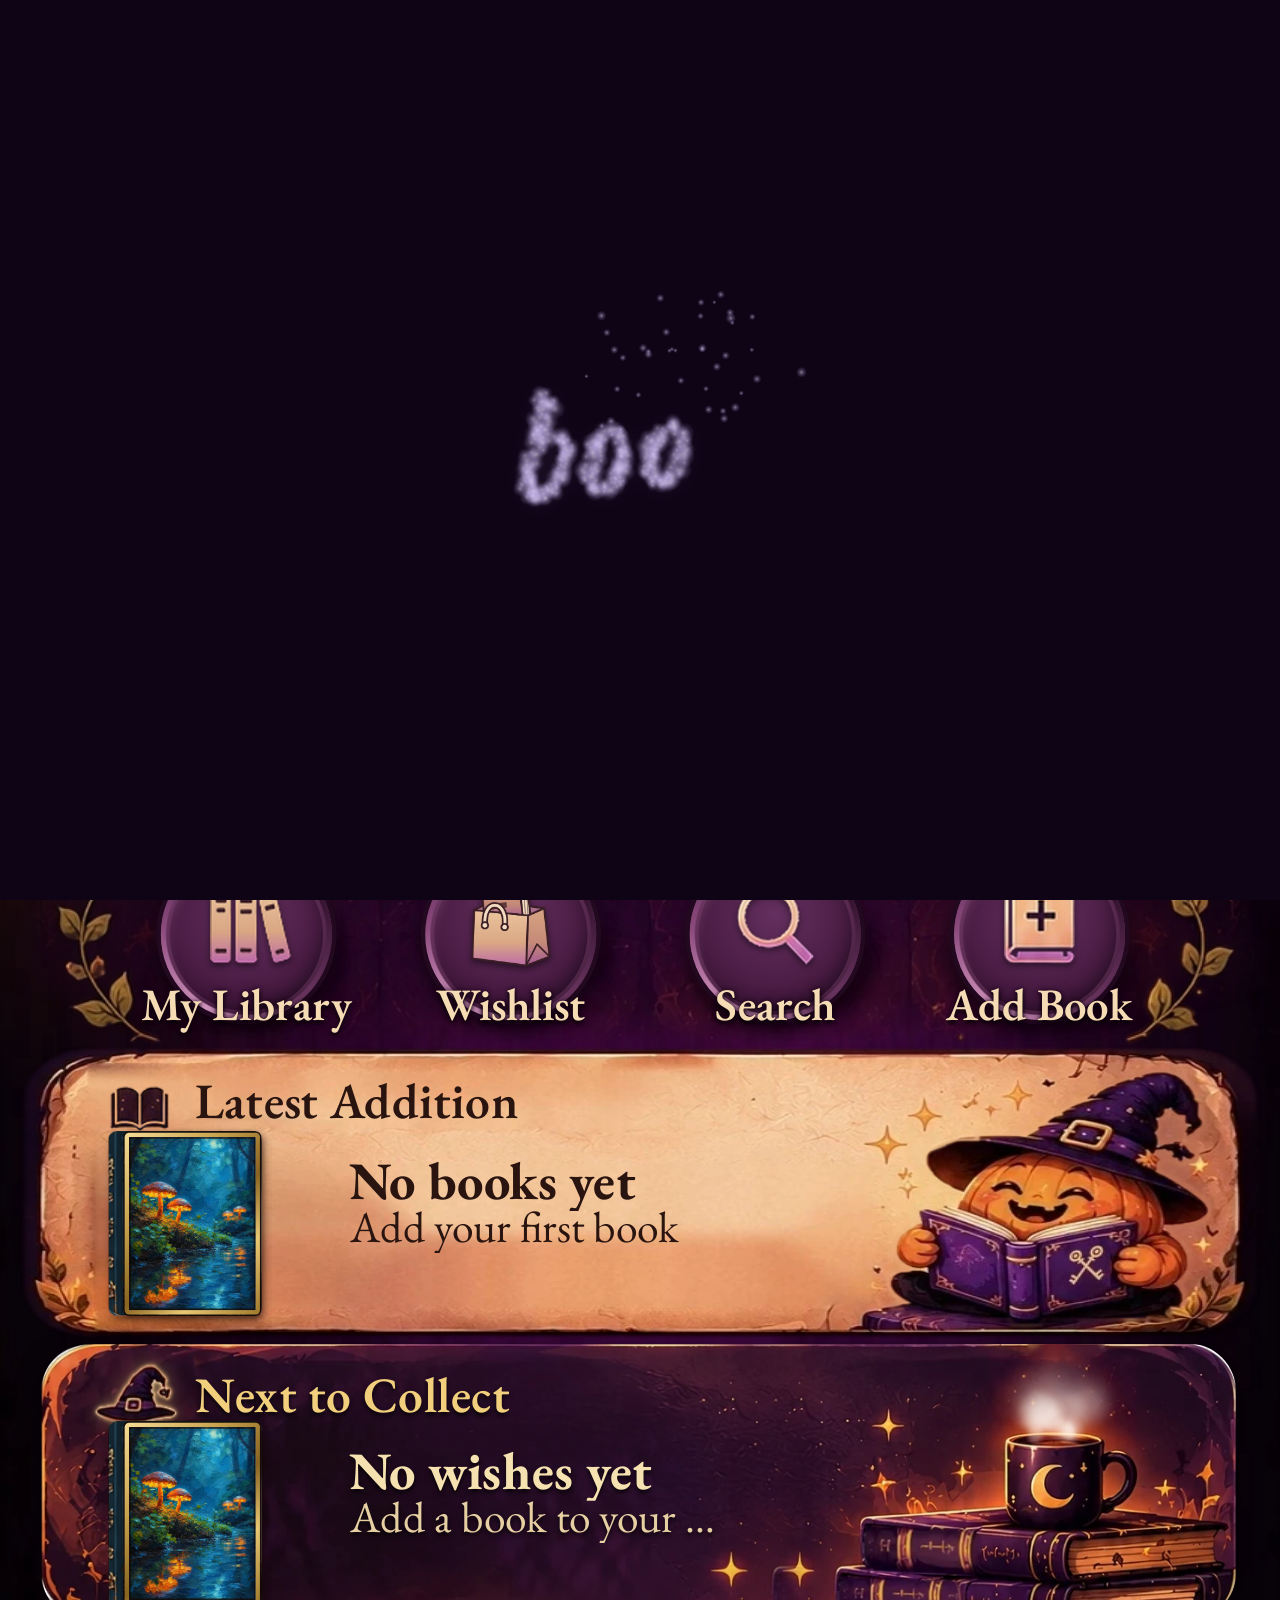
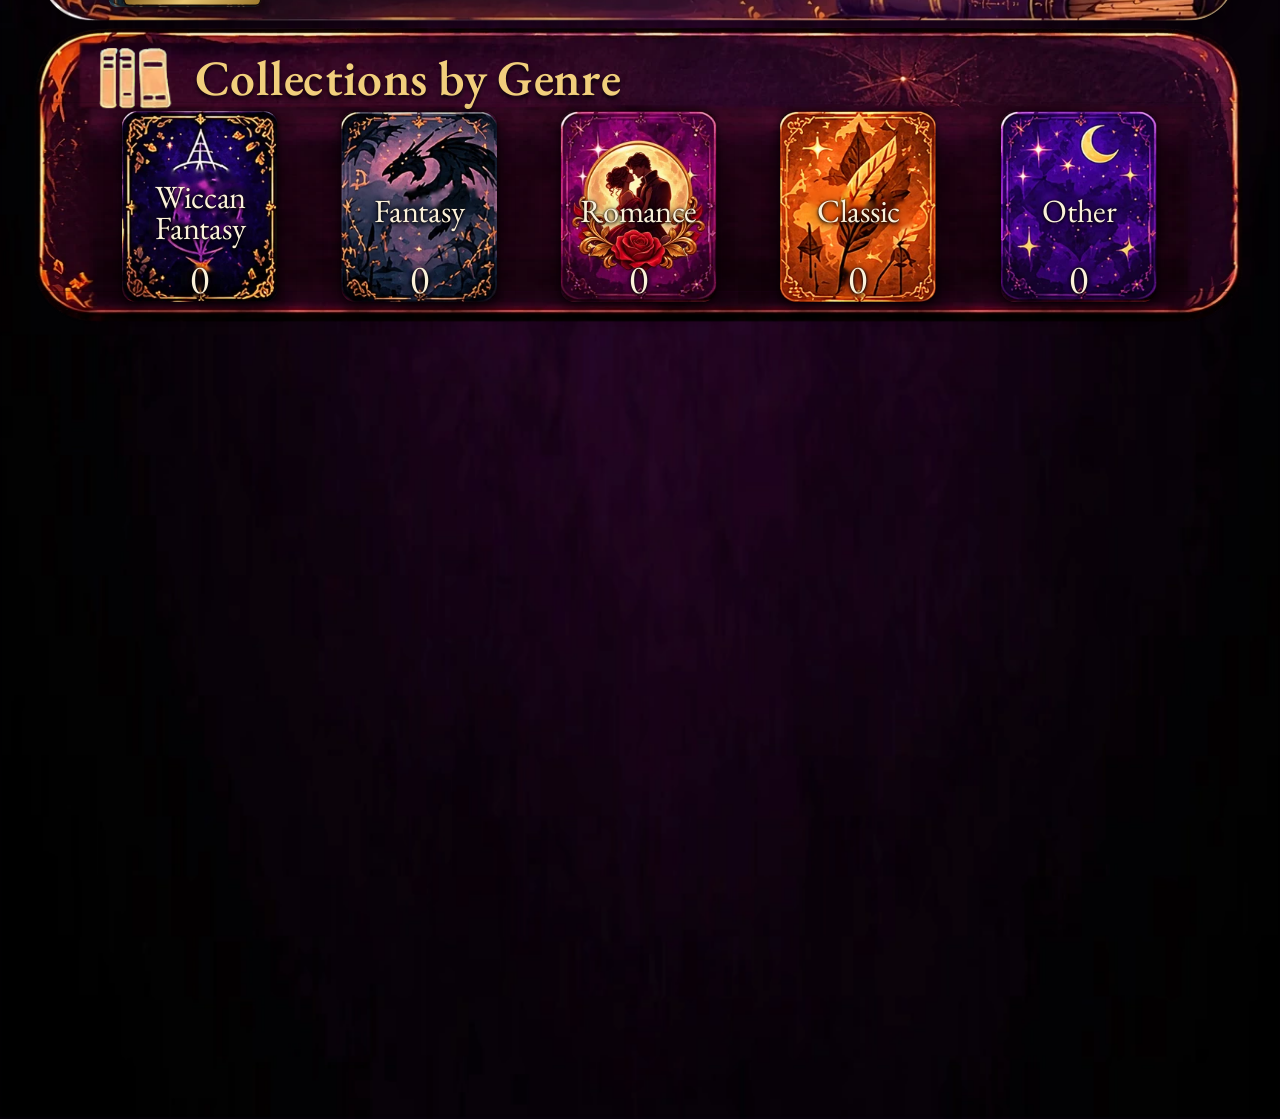
<file: index.html>
<!DOCTYPE html>
<html lang="en">
<head>
<meta charset="utf-8">
<style>html{background:#0e0416;color-scheme:dark;scrollbar-width:none}::-webkit-scrollbar{display:none}</style>
<meta name="color-scheme" content="dark">
<meta name="theme-color" content="#0e0416">
<meta http-equiv="Cache-Control" content="no-cache">
<meta name="app-version" content="home-119">
<script>try{document.documentElement.classList.add(sessionStorage.getItem('intro.shown')==='1'?'back':'intro-on')}catch(e){}</script>
<meta name="viewport" content="width=device-width, initial-scale=1, viewport-fit=cover, user-scalable=no">
<link rel="preload" as="image" href="img/frame.webp" fetchpriority="high">
<link rel="preload" as="image" href="img/canopy.webp">
<link rel="preload" as="image" href="img/bar_bg.webp">
<link rel="preload" as="image" href="img/reading_bg.webp">
<link rel="preload" as="image" href="img/reading_pk.webp">
<link rel="preload" as="image" href="img/nook_bg.webp">
<link rel="preload" as="image" href="img/nook_fg.webp">
<link rel="preload" as="image" href="img/genres_bg.webp">
<link rel="preload" as="image" href="img/tabbar.webp">
<link rel="apple-touch-startup-image" media="(device-width: 375px) and (device-height: 667px) and (-webkit-device-pixel-ratio: 2) and (orientation: portrait)" href="img/launch/750x1334.png">
<link rel="apple-touch-startup-image" media="(device-width: 375px) and (device-height: 812px) and (-webkit-device-pixel-ratio: 3) and (orientation: portrait)" href="img/launch/1125x2436.png">
<link rel="apple-touch-startup-image" media="(device-width: 390px) and (device-height: 844px) and (-webkit-device-pixel-ratio: 3) and (orientation: portrait)" href="img/launch/1170x2532.png">
<link rel="apple-touch-startup-image" media="(device-width: 393px) and (device-height: 852px) and (-webkit-device-pixel-ratio: 3) and (orientation: portrait)" href="img/launch/1179x2556.png">
<link rel="apple-touch-startup-image" media="(device-width: 402px) and (device-height: 874px) and (-webkit-device-pixel-ratio: 3) and (orientation: portrait)" href="img/launch/1206x2622.png">
<link rel="apple-touch-startup-image" media="(device-width: 414px) and (device-height: 896px) and (-webkit-device-pixel-ratio: 2) and (orientation: portrait)" href="img/launch/828x1792.png">
<link rel="apple-touch-startup-image" media="(device-width: 414px) and (device-height: 896px) and (-webkit-device-pixel-ratio: 3) and (orientation: portrait)" href="img/launch/1242x2688.png">
<link rel="apple-touch-startup-image" media="(device-width: 428px) and (device-height: 926px) and (-webkit-device-pixel-ratio: 3) and (orientation: portrait)" href="img/launch/1284x2778.png">
<link rel="apple-touch-startup-image" media="(device-width: 430px) and (device-height: 932px) and (-webkit-device-pixel-ratio: 3) and (orientation: portrait)" href="img/launch/1290x2796.png">
<link rel="apple-touch-startup-image" media="(device-width: 440px) and (device-height: 956px) and (-webkit-device-pixel-ratio: 3) and (orientation: portrait)" href="img/launch/1320x2868.png">
<meta name="apple-mobile-web-app-capable" content="yes">
<meta name="mobile-web-app-capable" content="yes">
<meta name="apple-mobile-web-app-status-bar-style" content="black-translucent">
<meta name="apple-mobile-web-app-title" content="Shelf">
<link rel="apple-touch-icon" href="[data-uri]">
<link rel="icon" href="[data-uri]">
<title>Shelf</title>
<link rel="stylesheet" href="book-frame.css">
<link rel="stylesheet" href="home.css">
<link rel="preload" href="fonts/IMFellEnglishItalic.woff2" as="font" type="font/woff2" crossorigin>
<script>(function(){
  const p=document.createElement('div');p.style.cssText='position:fixed;top:0;left:0;width:0;height:env(safe-area-inset-top,0px);visibility:hidden;pointer-events:none';
  document.documentElement.appendChild(p);
  const fit=()=>document.documentElement.style.setProperty('--S',Math.max(innerWidth/852,(innerHeight-(p.offsetHeight||0))/1810));
  fit();addEventListener('resize',fit);
  // tapping Home when we came from Home: go back, so the phone shows the Home it kept in memory (no rebuild)
  // bar buttons have no web link (a long press would open the iPhone link menu); go there on tap
  addEventListener('click',e=>{const a=e.target.closest&&e.target.closest('#tabbar [data-go]');if(a&&!e.defaultPrevented){e.preventDefault();location.href=a.dataset.go}});
  // iPhone only shows the pressed glow when the page listens for touches
  document.addEventListener('touchstart',()=>{},{passive:true});
  // the bar keeps its own touches: it never scrolls what is under it (the shelves on Library/Wishlist could take the
  // touch, so taps were lost), and lifting the finger on the same button counts as a tap
  document.addEventListener('DOMContentLoaded',()=>{const t=document.getElementById('tabbar');if(!t)return;
    t.addEventListener('touchmove',e=>{if(e.cancelable)e.preventDefault()},{passive:false});
    t.addEventListener('touchend',e=>{const a=e.target.closest&&e.target.closest('.tb'),p=e.changedTouches[0];if(!a||!p)return;
      const h=document.elementFromPoint(p.clientX,p.clientY);if(h&&h.closest&&h.closest('.tb')===a&&e.cancelable){e.preventDefault();a.click()}});});
  document.addEventListener('click',e=>{const a=e.target.closest&&e.target.closest('#tabbar a[aria-label="Home"]');if(!a)return;
    let r=null;try{r=new URL(document.referrer)}catch(err){}
    if(r&&r.origin===location.origin&&/\/(index\.html)?$/.test(r.pathname)&&history.length>1){e.preventDefault();
      // if the phone ignores going back (it can, e.g. after the app was in the background), open Home directly
      const t=setTimeout(()=>{location.href=a.dataset.go||'index.html'},600);addEventListener('pagehide',()=>clearTimeout(t),{once:true});history.back()}});
  // Back button: go back in the app; if there is nothing to go back to (or the phone ignores it), open Home
  document.addEventListener('click',e=>{const a=e.target.closest&&e.target.closest('#tabbar [data-back]');if(!a)return;e.preventDefault();
    let r=null;try{r=new URL(document.referrer)}catch(err){}
    if(!(r&&r.origin===location.origin&&history.length>1)){location.href='index.html';return}
    const t=setTimeout(()=>{location.href='index.html'},600);addEventListener('pagehide',()=>clearTimeout(t),{once:true});history.back()});
})();</script>
<style>/* All app lettering, kept in the app (no Google Fonts) so text never swaps fonts when a page opens. OFL. */
@font-face{font-family:"EB Garamond";font-weight:400;src:url(fonts/EBGaramond-400.woff2) format("woff2");font-display:block}
@font-face{font-family:"EB Garamond";font-weight:500;src:url(fonts/EBGaramond-500.woff2) format("woff2");font-display:block}
@font-face{font-family:"EB Garamond";font-weight:600;src:url(fonts/EBGaramond-600.woff2) format("woff2");font-display:block}
@font-face{font-family:"EB Garamond";font-weight:700;src:url(fonts/EBGaramond-700.woff2) format("woff2");font-display:block}
@font-face{font-family:"EB Garamond";font-weight:400;font-style:italic;src:url(fonts/EBGaramond-400i.woff2) format("woff2");font-display:block}
@font-face{font-family:"IM Fell English";src:url(fonts/IMFellEnglish.woff2) format("woff2");font-display:block}
@font-face{font-family:"IM Fell English";font-style:italic;src:url(fonts/IMFellEnglishItalic.woff2) format("woff2");font-display:block}
@font-face{font-family:"IM Fell English SC";src:url(fonts/IMFellEnglishSC.woff2) format("woff2");font-display:block}
</style>
</head>
<body>
<div id="intro" aria-hidden="true"><canvas></canvas></div>
<script src="intro.js"></script>
<div id="stage">
  <canvas id="sky"></canvas>
  <div id="ghost" aria-hidden="true"><img id="gHeart" src="img/ghost_heart.png" alt=""><canvas id="gBody" width="324" height="312"></canvas><img id="gHeartGlow" src="img/ghost_heart_glow.png" alt=""></div>
  <img id="canopy" src="img/canopy.webp" alt="">
  <img id="frame" src="img/frame.webp" alt="">
  <canvas id="bpC" width="720" height="520"></canvas>
  <div id="faceGlow"></div>
  <canvas id="catC" width="528" height="216"></canvas>
  <div id="glow"></div>
  <canvas id="tclock"></canvas>
  <svg id="wand" aria-hidden="true" width="852" height="600" viewBox="0 0 852 600"><defs>
<linearGradient id="wood" x1="0" y1="0" x2="0" y2="1"><stop offset="0" stop-color="#8a5432"></stop><stop offset=".45" stop-color="#4a2616"></stop><stop offset="1" stop-color="#22100a"></stop></linearGradient>
<linearGradient id="gold" x1="0" y1="0" x2="0" y2="1"><stop offset="0" stop-color="#fff0b0"></stop><stop offset=".4" stop-color="#e7b24a"></stop><stop offset="1" stop-color="#8a5a18"></stop></linearGradient>
<linearGradient id="ivory" x1="0" y1="0" x2="0" y2="1"><stop offset="0" stop-color="#fffaf0"></stop><stop offset=".5" stop-color="#e8dcc4"></stop><stop offset="1" stop-color="#9c8a6c"></stop></linearGradient>
<linearGradient id="crys" x1="0" y1="0" x2="1" y2="1"><stop offset="0" stop-color="#f3d8ff"></stop><stop offset=".5" stop-color="#a35ae0"></stop><stop offset="1" stop-color="#4a1a80"></stop></linearGradient>
<radialGradient id="glowY"><stop offset="0" stop-color="#fff6c8" stop-opacity=".95"></stop><stop offset=".35" stop-color="#ffc85a" stop-opacity=".45"></stop><stop offset="1" stop-color="#ff9a30" stop-opacity="0"></stop></radialGradient>
<radialGradient id="glowP"><stop offset="0" stop-color="#f4dcff" stop-opacity=".9"></stop><stop offset=".4" stop-color="#b070ff" stop-opacity=".4"></stop><stop offset="1" stop-color="#7a30d0" stop-opacity="0"></stop></radialGradient>
<filter id="blur"><feGaussianBlur stdDeviation="3"></feGaussianBlur></filter>
<linearGradient id="wood2" x1="0" y1="0" x2="0" y2="1"><stop offset="0" stop-color="#d8955a"></stop><stop offset=".35" stop-color="#9a5530"></stop><stop offset=".75" stop-color="#5a2c16"></stop><stop offset="1" stop-color="#2e140a"></stop></linearGradient>
<linearGradient id="crys2" x1="0" y1="0" x2="0" y2="1"><stop offset="0" stop-color="#f6e2ff"></stop><stop offset=".35" stop-color="#c27cff"></stop><stop offset=".75" stop-color="#7a2fd6"></stop><stop offset="1" stop-color="#3c1080"></stop></linearGradient>
<filter id="soft"><feGaussianBlur stdDeviation="2.2"></feGaussianBlur></filter></defs>
 <ellipse id="wandShadow" cx="560" cy="447" rx="125" ry="5.5" fill="#0c0314" opacity=".7" filter="url(#blur)"></ellipse>
 <g id="wandAnim"><g transform="translate(680 441) rotate(4) scale(-1 1)">
  
  <path d="M0 -9 L222 -4 L222 4 L0 9Z" fill="#ffcf8a" opacity=".35" filter="url(#soft)"></path>
  <path d="M0 -8.5 L218 -3.6 Q221 0 218 3.6 L0 8.5 Q-5 0 0 -8.5Z" fill="url(#wood2)" stroke="#140604" stroke-width="2" stroke-linejoin="round"></path>
  <path d="M6 -5 L212 -2" stroke="#ffe2b8" stroke-opacity=".6" stroke-width="2" stroke-linecap="round"></path>
  <rect x="2" y="-9.6" width="11" height="19.2" rx="2" fill="url(#gold)" stroke="#1a0a08" stroke-width="1.6" stroke-linejoin="round"></rect><rect x="64" y="-8.2" width="8" height="16.4" rx="2" fill="url(#gold)" stroke="#1a0a08" stroke-width="1.6" stroke-linejoin="round"></rect><rect x="76" y="-8" width="3.5" height="16" rx="2" fill="url(#gold)" stroke="#1a0a08" stroke-width="1.6" stroke-linejoin="round"></rect><rect x="206" y="-4.6" width="6" height="9.2" rx="2" fill="url(#gold)" stroke="#1a0a08" stroke-width="1.6" stroke-linejoin="round"></rect>
  <circle cx="226" cy="0" r="40" fill="url(#glowP)"></circle><circle cx="226" cy="0" r="18" fill="url(#glowP)"></circle>
  <path d="M212 0 L219 -8 L234 -7 L241 0 L234 7 L219 8Z" fill="url(#crys2)" stroke="#2a0a4a" stroke-width="1.5" stroke-linejoin="round"></path>
  <path d="M219 -8 L226 0 L234 -7 M226 0 L219 8 M226 0 L241 0" stroke="#fff" stroke-opacity=".6" stroke-width=".9" fill="none"></path>
  <circle cx="222" cy="-3" r="2" fill="#fff" opacity=".9"></circle>
 </g></g></svg>
  <img id="pkGlow" src="img/pumpkin_glow.png" alt="">
  <img id="pkLight" src="img/pumpkin_light.png" alt="">
  <canvas id="flame"></canvas>
  <canvas id="fx"></canvas>
  <div id="wandHit" role="button" aria-label="Wave the wand: play a whole day in one minute (tap again to pause or resume)"></div>
  <div id="bookHit" role="button" aria-label="Tap the book"></div>
  <div id="bigPkHit" role="button" aria-label="Tickle the pumpkin"></div>
  <div id="catHit" role="button" aria-label="Poke the cat"></div>
  <div id="pumpkinHit" role="button" aria-label="Light or put out the pumpkin"></div>
  <div id="candleHit" role="button" aria-label="Light or put out the candle"></div>
  <nav id="bar" aria-label="Main">
    <button class="tab" aria-label="My Library" onclick="location.href='library.html'"><img class="ic" src="img/ic_library.webp" alt=""><span class="lb">My Library</span></button><button class="tab" aria-label="Wishlist" onclick="location.href='library.html?list=wishlist'"><img class="ic" src="img/ic_wish.webp" alt=""><span class="lb">Wishlist</span></button><button class="tab" aria-label="Search" onclick="location.href='search.html'"><img class="ic" src="img/ic_search.webp" alt=""><span class="lb">Search</span></button><button class="tab" aria-label="Add Book" onclick="location.href='add.html'"><img class="ic" src="img/ic_add.webp" alt=""><span class="lb">Add Book</span></button>
  </nav>
  <section id="reading" aria-label="Latest addition">
    <img id="pkReader" src="img/reading_pk.webp" alt="" role="button" aria-label="Tickle the reading pumpkin">
    <div class="hd"><img class="hi" src="img/ic_latest.webp" alt=""><span>Latest Addition</span></div>
    <div class="bk" id="laBook"><img class="bk-shadow" src="img/book.png" alt=""><div class="bk-tint"></div><img class="bk-shade" src="img/book_shade.png" alt=""><img class="bk-gold" src="img/book_gold.png" alt=""><div class="bk-frame"><img class="bk-cover" alt="" hidden><div class="bk-ph"><svg viewBox="0 0 40 40" aria-hidden="true"><path d="M24 6a14 14 0 1 0 10 24A11 11 0 1 1 24 6z" fill="#e9c873"/><path d="M31 9l1 2.4 2.4 1-2.4 1-1 2.4-1-2.4-2.4-1 2.4-1z" fill="#f6dc96"/></svg><span></span></div></div></div>
    <div class="cr-title" id="laTitle"></div>
    <div class="cr-author" id="laAuthor"></div>
    <div class="la-when" id="laWhen"></div>
  </section>
  <section id="nook" aria-label="Next to collect">
    <canvas id="steam" aria-hidden="true"></canvas>
    <div class="hd"><img class="hi" src="img/hat.webp" alt=""><span>Next to Collect</span></div>
    <div class="bk" id="wiBook"><img class="bk-shadow" src="img/book.png" alt=""><div class="bk-tint"></div><img class="bk-shade" src="img/book_shade.png" alt=""><img class="bk-gold" src="img/book_gold.png" alt=""><div class="bk-frame"><img class="bk-cover" alt="" hidden><div class="bk-ph"><svg viewBox="0 0 40 40" aria-hidden="true"><path d="M24 6a14 14 0 1 0 10 24A11 11 0 1 1 24 6z" fill="#e9c873"/><path d="M31 9l1 2.4 2.4 1-2.4 1-1 2.4-1-2.4-2.4-1 2.4-1z" fill="#f6dc96"/></svg><span></span></div></div></div>
    <div class="cr-title" id="wiTitle"></div>
    <div class="cr-author" id="wiAuthor"></div>
    <div class="la-when" id="wiNote"></div>
  </section>
  <section id="genres" aria-label="Collections by genre">
    <div class="hd"><img class="hi" src="img/ic_genres.webp" alt=""><span>Collections by Genre</span></div>
    <button class="gc" style="left:49.2px;background-image:url(img/genre_wiccan.webp)" data-g="Wiccan Fantasy"><span class="gl" style="top:78px">Wiccan<br>Fantasy</span><span class="gn"></span></button>
    <button class="gc" style="left:195.5px;background-image:url(img/genre_fantasy.webp)" data-g="Fantasy"><span class="gl" style="top:77px">Fantasy</span><span class="gn"></span></button>
    <button class="gc" style="left:341.8px;background-image:url(img/genre_romance.webp)" data-g="Romance"><span class="gl" style="top:77px">Romance</span><span class="gn"></span></button>
    <button class="gc" style="left:488.1px;background-image:url(img/genre_classic.webp)" data-g="Classic"><span class="gl" style="top:77px">Classic</span><span class="gn"></span></button>
    <button class="gc" style="left:634.4px;background-image:url(img/genre_other.webp)" data-g="Other"><span class="gl" style="top:77px">Other</span><span class="gn"></span></button>
  </section>
  <div id="clock" aria-label="Magical saying"><div id="quote" aria-live="polite"></div></div>
</div>
<nav id="tabbar" aria-label="Sections">
  <div class="in">
    <img src="img/tabbar.webp" width="851" height="171" alt="">
    <img class="barbook" src="img/bar_book.webp" alt="">
    <a class="tb" style="left:0" aria-label="Home" aria-current="page"></a>
    <a class="tb" style="left:78%" data-go="backup.html" role="link" aria-label="Backup"></a>
  </div>
</nav>
<script src="bookmagic.js"></script>
<script src="store.js"></script>
<script src="book-frame.js"></script>
<script src="undo.js"></script>
<script src="scene.js"></script>
<script src="home.js"></script>
<script src="homefx.js"></script>
</body>
</html>
</file>
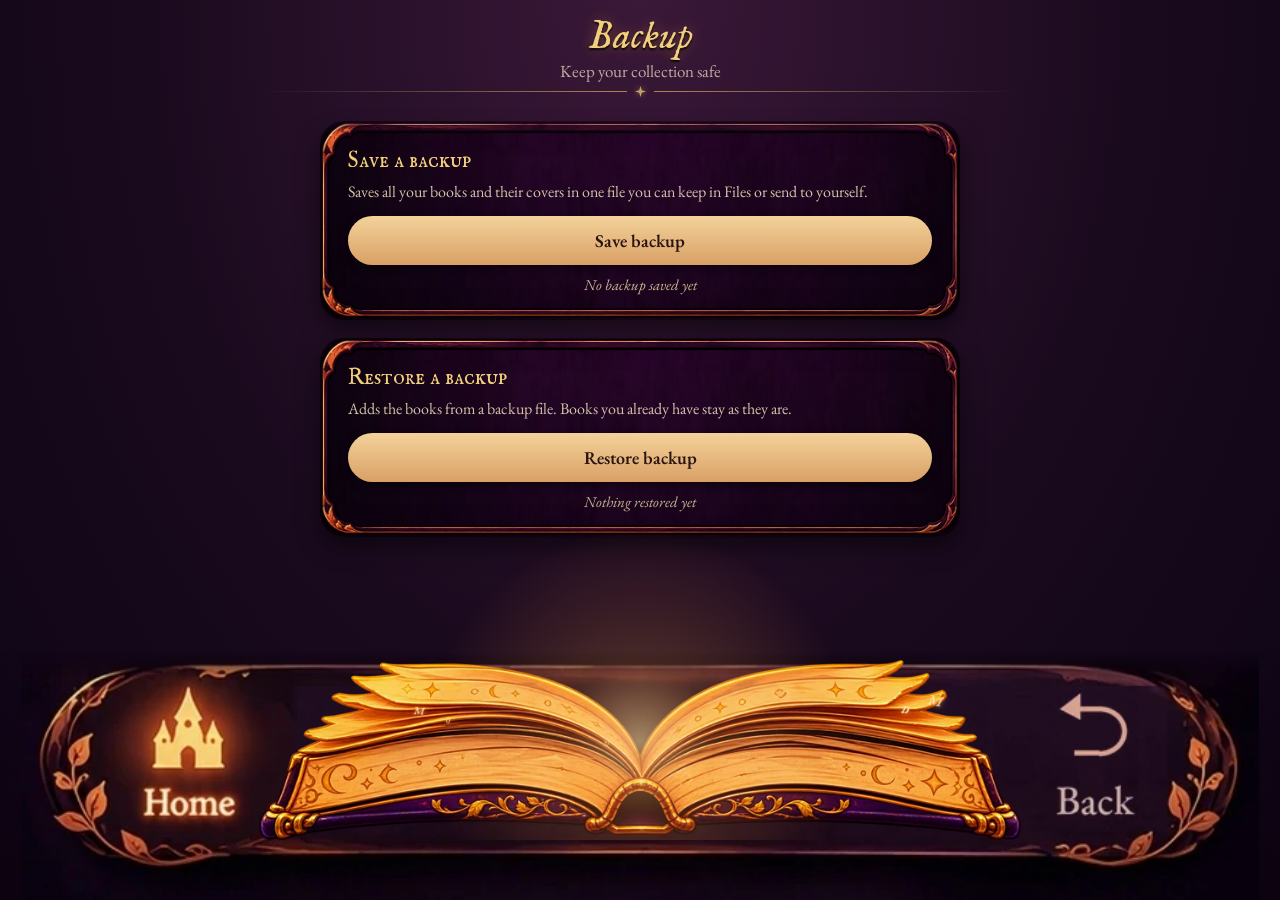
<file: backup.html>
<!DOCTYPE html>
<html lang="en">
<head>
<meta charset="utf-8">
<style>html{background:#0e0416;color-scheme:dark;scrollbar-width:none}::-webkit-scrollbar{display:none}</style>
<meta name="color-scheme" content="dark">
<meta name="app-version" content="backup-30">
<meta name="viewport" content="width=device-width, initial-scale=1, viewport-fit=cover">
<meta name="apple-mobile-web-app-capable" content="yes">
<meta name="apple-mobile-web-app-status-bar-style" content="black-translucent">
<meta name="theme-color" content="#0e0416">
<title>Backup</title>
<style>
html,body{margin:0;min-height:100%;background:#0e0416;color:#f1dcc0;font-family:"EB Garamond",Georgia,serif}
body{min-height:100vh;box-sizing:border-box;background:radial-gradient(ellipse at 50% 0%,#3a1838 0%,#1a0a1e 55%,#0e0416 100%) fixed;
 padding:calc(env(safe-area-inset-top,0px) + 14px) 22px calc(env(safe-area-inset-bottom,0px) + 140px)}
.back{color:#e8c890;text-decoration:none;font-size:17px;opacity:.85}
h1{font:italic 40px/1.1 "IM Fell English",Georgia,serif;color:#f1cf7c;text-shadow:0 0 14px rgba(255,180,80,.3),0 2px 2px #000;margin:2px 0 0;text-align:center}
.sub{text-align:center;opacity:.75;font-size:17px;margin:0 0 4px}
/* thin gold rule with a small star, under the book count (same as Library) */
.rule{display:flex;align-items:center;justify-content:center;gap:8px;width:62%;margin:2px auto 24px;opacity:.75}
.rule::before,.rule::after{content:"";flex:1;height:1px}
.rule::before{background:linear-gradient(90deg,transparent,#d9a95c)}
.rule::after{background:linear-gradient(90deg,#d9a95c,transparent)}
.rule svg{width:11px;height:11px;filter:drop-shadow(0 0 3px rgba(255,190,90,.6))}
/* same painted card as the Book page: purple panel + gold rim with leaf sprigs */
.card{position:relative;margin:0 0 18px;padding:26px 28px;border-radius:24px;color:#f3e3c3;
 background:linear-gradient(rgba(40,8,46,.25),rgba(20,4,26,.45)),url(img/panel.jpg) center/cover;
 box-shadow:0 10px 22px rgba(0,0,0,.5),inset 0 0 30px rgba(0,0,0,.4)}
.card::before{content:"";position:absolute;inset:0;pointer-events:none;border-style:solid;border-color:transparent;border-width:42px;border-image:url(img/card_frame.webp) 190 stretch}
.card>*{position:relative;z-index:1}
.card h2{margin:0 0 6px;font-family:"IM Fell English SC",Georgia,serif;font-weight:400;font-size:22px;color:#f1cf7c}
.card p{margin:0 0 14px;font-size:16px;opacity:.85}
.card .last{margin:10px 0 0;text-align:center;font-style:italic;font-size:15px;color:#e0c79e;opacity:.9}
.btn{display:block;width:100%;box-sizing:border-box;text-align:center;padding:13px;border-radius:999px;font:600 18px "EB Garamond",Georgia,serif;cursor:pointer;
 color:#2a1410;background:linear-gradient(180deg,#f3d29a,#d9a066);border:0;box-shadow:0 3px 8px rgba(0,0,0,.5)}
.btn:active{filter:brightness(1.1);transform:scale(.98)}
.status{min-height:24px;text-align:center;font-size:16px;color:#f1cf7c;margin-top:8px}
.status.err{color:#ff9a8a}
.hidden{display:none}
#tabbar{position:fixed;left:0;right:0;bottom:0;z-index:5;padding-bottom:env(safe-area-inset-bottom,0px);
 background:linear-gradient(transparent,#0d0310 calc(100% - env(safe-area-inset-bottom,0px)))}
#tabbar .in{position:relative;width:calc(824px * var(--S,.4577));margin:0 auto}
#tabbar img{display:block;width:100%;height:auto;pointer-events:none}
#tabbar .tb{position:absolute;top:8%;width:22%;height:calc(92% + env(safe-area-inset-bottom,0px));-webkit-tap-highlight-color:transparent;-webkit-touch-callout:none;-webkit-user-select:none;user-select:none;cursor:pointer}
#tabbar .barbook{position:absolute;left:19.21%;width:61.57%;height:auto;bottom:23.98%;pointer-events:none}
#tabbar .bookmagic{position:absolute;left:-1.6%;width:103.2%;bottom:23.98%;pointer-events:none}
#tabbar .bookhit{position:absolute;left:34.6%;width:30.8%;bottom:calc(0px - env(safe-area-inset-bottom,0px));height:calc(98% + env(safe-area-inset-bottom,0px));-webkit-tap-highlight-color:transparent;cursor:pointer}
#tabbar .tb:active{background:radial-gradient(closest-side,rgba(255,170,90,.38),transparent)}
</style>
<style>/* Same as the Library: the page itself never moves or bounces; the header stays put and the rest scrolls
   under it, fading out beneath it. (On the iPhone a bouncing page swallowed taps on the bottom bar.) */
html{height:100%;overflow:hidden;overscroll-behavior:none;background:radial-gradient(ellipse at 50% 0%,#3a1838 0%,#1a0a1e 55%,#0e0416 100%)}
body{height:100vh;min-height:0;box-sizing:border-box;overflow:hidden;padding-bottom:0;background:none}
#scroll{position:fixed;left:0;right:0;top:var(--top,150px);bottom:0;box-sizing:border-box;overflow-x:hidden;overflow-y:auto;-webkit-overflow-scrolling:touch;overscroll-behavior:contain;scrollbar-width:none;
 padding-bottom:calc(171px / 851 * 824 * var(--S,.4577) + env(safe-area-inset-bottom,0px) + 24px);
 -webkit-mask-image:linear-gradient(transparent 0,rgba(0,0,0,.35) 14px,#000 38px);mask-image:linear-gradient(transparent 0,rgba(0,0,0,.35) 14px,#000 38px)}
/* always a little scrollable, so a swipe never falls through to the page */
#scroll::before{content:"";float:left;width:1px;margin-right:-1px;height:calc(100% + 1px)}
body{padding:0}
#hdr{padding:calc(env(safe-area-inset-top,0px) + 14px) 22px 0}
#hdr .rule{margin-bottom:0}
#scroll main{max-width:640px;margin:0 auto;padding:24px 22px 0}
</style>
<script>(function(){
  const p=document.createElement('div');p.style.cssText='position:fixed;top:0;left:0;width:0;height:env(safe-area-inset-top,0px);visibility:hidden;pointer-events:none';
  document.documentElement.appendChild(p);
  const fit=()=>document.documentElement.style.setProperty('--S',Math.max(innerWidth/852,(innerHeight-(p.offsetHeight||0))/1810));
  fit();addEventListener('resize',fit);
  // tapping Home when we came from Home: go back, so the phone shows the Home it kept in memory (no rebuild)
  // bar buttons have no web link (a long press would open the iPhone link menu); go there on tap
  addEventListener('click',e=>{const a=e.target.closest&&e.target.closest('#tabbar [data-go]');if(a&&!e.defaultPrevented){e.preventDefault();location.href=a.dataset.go}});
  // iPhone only shows the pressed glow when the page listens for touches
  document.addEventListener('touchstart',()=>{},{passive:true});
  // the bar keeps its own touches: it never scrolls what is under it (the shelves on Library/Wishlist could take the
  // touch, so taps were lost), and lifting the finger on the same button counts as a tap
  document.addEventListener('DOMContentLoaded',()=>{const t=document.getElementById('tabbar');if(!t)return;
    t.addEventListener('touchmove',e=>{if(e.cancelable)e.preventDefault()},{passive:false});
    t.addEventListener('touchend',e=>{const a=e.target.closest&&e.target.closest('.tb'),p=e.changedTouches[0];if(!a||!p)return;
      const h=document.elementFromPoint(p.clientX,p.clientY);if(h&&h.closest&&h.closest('.tb')===a&&e.cancelable){e.preventDefault();a.click()}});});
  document.addEventListener('click',e=>{const a=e.target.closest&&e.target.closest('#tabbar a[aria-label="Home"]');if(!a)return;
    let r=null;try{r=new URL(document.referrer)}catch(err){}
    if(r&&r.origin===location.origin&&/\/(index\.html)?$/.test(r.pathname)&&history.length>1){e.preventDefault();
      // if the phone ignores going back (it can, e.g. after the app was in the background), open Home directly
      const t=setTimeout(()=>{location.href=a.dataset.go||'index.html'},600);addEventListener('pagehide',()=>clearTimeout(t),{once:true});history.back()}});
  // Back button: go back in the app; if there is nothing to go back to (or the phone ignores it), open Home
  document.addEventListener('click',e=>{const a=e.target.closest&&e.target.closest('#tabbar [data-back]');if(!a)return;e.preventDefault();
    let r=null;try{r=new URL(document.referrer)}catch(err){}
    if(!(r&&r.origin===location.origin&&history.length>1)){location.href='index.html';return}
    const t=setTimeout(()=>{location.href='index.html'},600);addEventListener('pagehide',()=>clearTimeout(t),{once:true});history.back()});
})();</script>
<style>/* All app lettering, kept in the app (no Google Fonts) so text never swaps fonts when a page opens. OFL. */
@font-face{font-family:"EB Garamond";font-weight:400;src:url(fonts/EBGaramond-400.woff2) format("woff2");font-display:block}
@font-face{font-family:"EB Garamond";font-weight:500;src:url(fonts/EBGaramond-500.woff2) format("woff2");font-display:block}
@font-face{font-family:"EB Garamond";font-weight:600;src:url(fonts/EBGaramond-600.woff2) format("woff2");font-display:block}
@font-face{font-family:"EB Garamond";font-weight:700;src:url(fonts/EBGaramond-700.woff2) format("woff2");font-display:block}
@font-face{font-family:"EB Garamond";font-weight:400;font-style:italic;src:url(fonts/EBGaramond-400i.woff2) format("woff2");font-display:block}
@font-face{font-family:"IM Fell English";src:url(fonts/IMFellEnglish.woff2) format("woff2");font-display:block}
@font-face{font-family:"IM Fell English";font-style:italic;src:url(fonts/IMFellEnglishItalic.woff2) format("woff2");font-display:block}
@font-face{font-family:"IM Fell English SC";src:url(fonts/IMFellEnglishSC.woff2) format("woff2");font-display:block}
</style>
</head>
<body>
<header id="hdr">
<h1>Backup</h1>
<p class="sub" id="count">Keep your collection safe</p>
<div class="rule" aria-hidden="true"><svg viewBox="0 0 10 10"><path d="M5 0L6.2 3.8 10 5 6.2 6.2 5 10 3.8 6.2 0 5 3.8 3.8z" fill="#f1cf7c"/></svg></div>
</header>
<div id="scroll"><main>
<div class="card">
  <h2>Save a backup</h2>
  <p>Saves all your books and their covers in one file you can keep in Files or send to yourself.</p>
  <button class="btn" id="exportBtn">Save backup</button>
  <p class="last" id="lastSave"></p>
</div>
<div class="card">
  <h2>Restore a backup</h2>
  <p>Adds the books from a backup file. Books you already have stay as they are.</p>
  <label class="btn" for="importFile">Restore backup</label>
  <input type="file" id="importFile" accept=".zip,application/zip,application/x-zip-compressed,application/json,.json" class="hidden">
  <p class="last" id="lastRestore"></p>
</div>
<div class="status" id="status"></div>
</main></div>
<script>/* the scrolling part starts right under the header */{const h=document.getElementById('hdr'),s=document.getElementById('scroll');const f=()=>s.style.setProperty('--top',Math.round(h.getBoundingClientRect().bottom)+'px');f();addEventListener('resize',f);if(window.ResizeObserver)new ResizeObserver(f).observe(h);if(document.fonts)document.fonts.ready.then(f);addEventListener('pageshow',f)}</script>
<nav id="tabbar" aria-label="Sections">
  <div class="in">
    <img src="img/tabbar_back.webp" width="851" height="171" alt="">
    <img class="barbook" src="img/bar_book.webp" alt="">
    <a class="tb" style="left:0" data-go="./" role="link" aria-label="Home"></a>
    <a class="tb" style="left:78%" data-back role="link" aria-label="Back"></a>
  </div>
</nav>
<script src="bookmagic.js"></script>
<script src="store.js"></script>
<script src="zip.js"></script>
<script>
{
const $ = id => document.getElementById(id);
const status = (m, err) => { const s = $('status'); s.textContent = m || ''; s.className = 'status' + (err ? ' err' : ''); };
let books = [];
const load = () => Store.all().then(a => { books = a; $('count').textContent = a.length ? `${a.length} book${a.length > 1 ? 's' : ''} in your collection` : 'Keep your collection safe'; });
load(); Store.onChange(load);
// when the last backup / restore was done (kept on this phone)
const when = t => new Date(t).toLocaleString('en-GB', { day: 'numeric', month: 'short', year: 'numeric', hour: '2-digit', minute: '2-digit' }).replace(',', ' ·');
const showLast = () => { let s = null, r = null; try { s = localStorage.getItem('backup.saved'); r = localStorage.getItem('backup.restored'); } catch (e) {}
  $('lastSave').textContent = s ? `Last backup: ${when(+s)}` : 'No backup saved yet';
  $('lastRestore').textContent = r ? `Last restore: ${when(+r)}` : 'Nothing restored yet'; };
const mark = k => { try { localStorage.setItem(k, Date.now()); } catch (e) {} showLast(); };
showLast();
const EXT = { 'image/jpeg': 'jpg', 'image/png': 'png', 'image/webp': 'webp', 'image/gif': 'gif' }, TYPE = { jpg: 'image/jpeg', jpeg: 'image/jpeg', png: 'image/png', webp: 'image/webp', gif: 'image/gif' };
const bytes = async b => new Uint8Array(await b.arrayBuffer());
$('exportBtn').onclick = async () => {
  // one .zip: backup.json (the books + the list of removed books, so restoring an older backup never brings removed books back)
  // + covers/<book id>.jpg for every cover on the phone, so a restore needs no internet
  const btn = $('exportBtn'); if (btn.disabled) return; btn.disabled = true; status('Packing your books and covers…');
  let blob;
  try {
    const { data, covers } = await Store.backupWithCovers(), files = [];
    files.push({ name: 'backup.json', data: new TextEncoder().encode(JSON.stringify(data, null, 2)) });
    for (const [id, bl] of covers) files.push({ name: 'covers/' + encodeURIComponent(id) + '.' + (EXT[bl.type] || 'jpg'), data: await bytes(bl) });
    blob = Zip.make(files);
    status(`Backup ready: ${data.books.length} book${data.books.length === 1 ? '' : 's'} · ${covers.size} cover${covers.size === 1 ? '' : 's'}`);
  } catch (err) { status('Could not make the backup.', true); btn.disabled = false; return; }
  btn.disabled = false;
  const file = new File([blob], `shelf-backup-${new Date().toISOString().slice(0, 10)}.zip`, { type: 'application/zip' });
  if (navigator.canShare && navigator.canShare({ files: [file] })) { share(file); return; }
  const a = document.createElement('a'); a.href = URL.createObjectURL(blob); a.download = file.name; a.click(); mark('backup.saved');
};
// the iPhone only opens the Share menu straight after a tap; if packing the covers took too long, one more tap opens it
function share(file) {
  navigator.share({ files: [file] }).then(() => mark('backup.saved')).catch(err => {
    if (!err || err.name !== 'NotAllowedError') return;
    const btn = $('exportBtn'), was = btn.onclick; btn.textContent = 'Share the backup file';
    btn.onclick = () => { btn.textContent = 'Save backup'; btn.onclick = was; share(file); };
  });
}
// restore: each book keeps whichever copy was changed last (phone or backup); removed books stay removed
$('importFile').onchange = async e => {
  const f = e.target.files[0]; e.target.value = ''; if (!f) return;
  let n;
  status('Reading the backup…');
  try {
    const buf = await f.arrayBuffer(), head = new Uint8Array(buf, 0, Math.min(2, buf.byteLength));
    if (head[0] === 0x50 && head[1] === 0x4b) {          // "PK": the .zip backup (books + covers)
      const z = await Zip.read(buf), j = z.get('backup.json'); if (!j) throw new Error('no backup.json');
      const covers = new Map();
      for (const [name, d] of z) { const m = name.match(/^covers\/(.+)\.(\w+)$/); if (m && d) covers.set(decodeURIComponent(m[1]), new Blob([d], { type: TYPE[m[2].toLowerCase()] || 'image/jpeg' })); }
      n = await Store.restore(JSON.parse(new TextDecoder().decode(j)), covers);
    } else n = await Store.restore(JSON.parse(new TextDecoder().decode(buf)));   // older .json backups still work
  }
  catch (err) { status('That file isn’t a Shelf backup.', true); return; }
  await load(); mark('backup.restored');
  const bk = k => `${k} book${k === 1 ? '' : 's'}`, parts = [];
  if (n.added) parts.push(`Added ${bk(n.added)}`);
  if (n.updated) parts.push(`Updated ${bk(n.updated)}`);
  if (n.removed) parts.push(`Removed ${bk(n.removed)}`);
  if (n.keptAway) parts.push(`${bk(n.keptAway)} you removed stayed removed`);
  status(parts.length ? parts.join(' · ') + '.' : 'Everything was already up to date.');
};
if ('serviceWorker' in navigator) navigator.serviceWorker.register('./sw.js').catch(() => {});
}
</script>
</body>
</html>
</file>
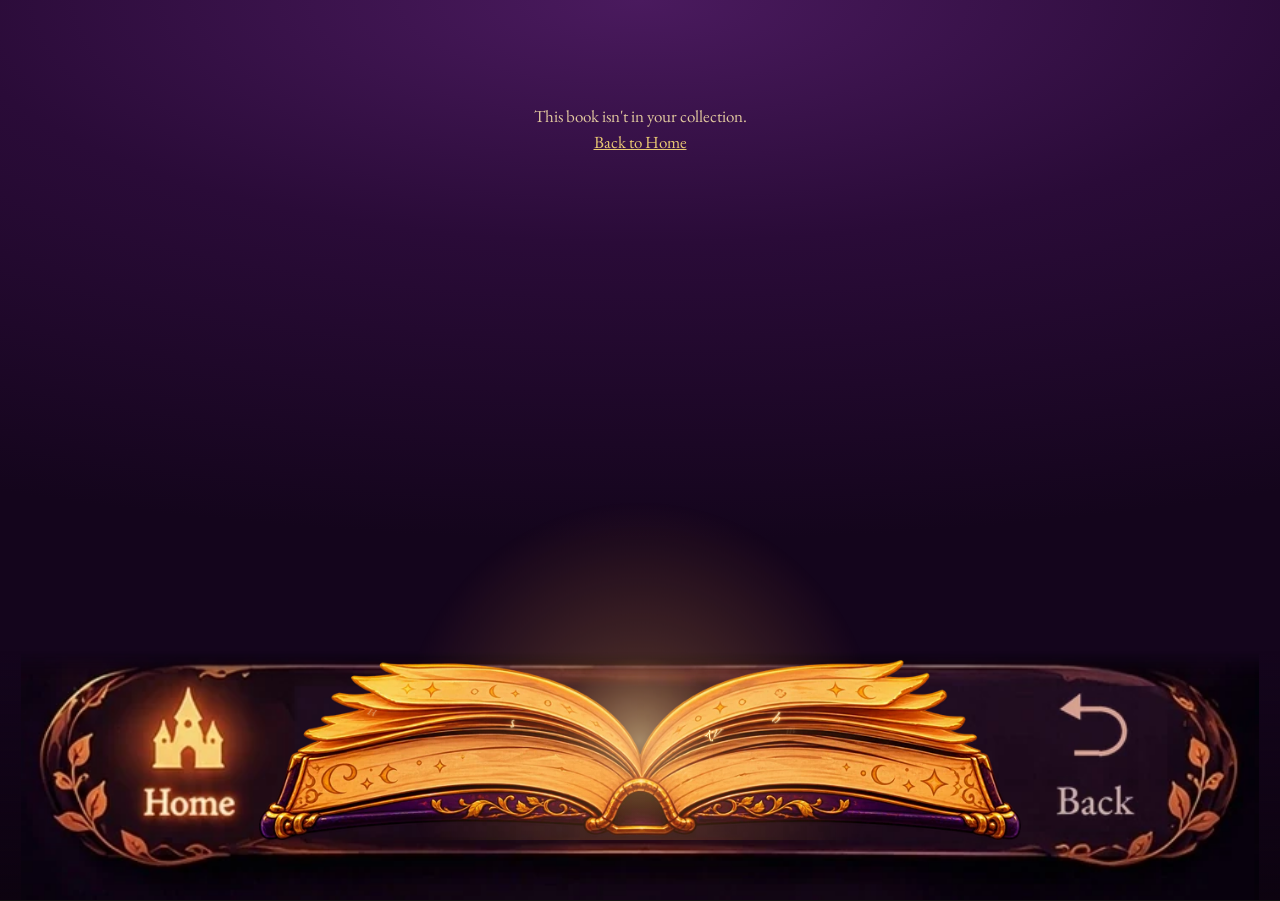
<file: book.html>
<!DOCTYPE html>
<html lang="en">
<head>
<meta charset="utf-8">
<style>html{background:#0e0416;color-scheme:dark;scrollbar-width:none}::-webkit-scrollbar{display:none}</style>
<meta name="color-scheme" content="dark">
<meta http-equiv="Cache-Control" content="no-cache">
<meta name="app-version" content="book-49">
<meta name="viewport" content="width=device-width, initial-scale=1, viewport-fit=cover">
<meta name="apple-mobile-web-app-capable" content="yes">
<meta name="apple-mobile-web-app-status-bar-style" content="black-translucent">
<meta name="theme-color" content="#1a0724">
<title>Book</title>
<link rel="stylesheet" href="book-frame.css">
<style>
/* Book page: a witchy library page. Dark purple room, the framed book as the hero,
   a parchment card of details, the tab bar at the bottom like every page. */
:root{color-scheme:dark;--ink:#f3e3c3;--gold:#e9c873;--gold2:#c9a24e;--mute:#c8a6c8}
*{box-sizing:border-box;min-width:0}
html,body{margin:0}
html{background:#14051c}
body{min-height:100vh;color:#f3e3c3;font:17px/1.5 "EB Garamond",Georgia,serif;-webkit-tap-highlight-color:transparent;
 background:radial-gradient(120% 60% at 50% 0%,#4a1a5e 0%,#2a0b38 45%,#14051c 100%) fixed;
 padding:calc(env(safe-area-inset-top,0px) + 24px) 16px calc(env(safe-area-inset-bottom,0px) + 120px)}
.wrap{max-width:560px;margin:0 auto}
.top{display:flex;align-items:center;justify-content:space-between;height:44px}
.back{display:inline-flex;align-items:center;gap:6px;min-height:44px;padding:0 6px;color:var(--gold);text-decoration:none;font-size:18px}
.back svg{width:18px;height:18px}

.hero{display:flex;flex-direction:column;align-items:center;text-align:center;padding:6px 0 18px;position:relative}
.hero::before{content:"";position:absolute;top:0;left:50%;width:300px;height:300px;transform:translateX(-50%);
 background:radial-gradient(closest-side,rgba(233,200,115,.22),transparent);pointer-events:none}
.hero .bk{width:min(52vw,210px)}
/* change cover: gold camera badge on the book's bottom-right corner */
.bkw{position:relative}
/* Owned/Wishlist and pumpkins change only in Edit book */
#page:not(.editing) .status button,#page:not(.editing) .pk{pointer-events:none}
.covcam{position:absolute;right:-12px;bottom:-10px;width:46px;height:46px;border-radius:50%;border:0;padding:0;display:flex;align-items:center;justify-content:center;cursor:pointer;
 background:linear-gradient(#f6dc96,#c9a24e);box-shadow:0 3px 8px rgba(0,0,0,.6),inset 0 1px 0 #fff4c8,0 0 0 2px rgba(42,20,8,.6);-webkit-tap-highlight-color:transparent}
.covcam svg{width:24px;height:24px}.covcam:active{transform:scale(.94)}
.covcam.orig{right:auto;left:-12px;overflow:visible}
.covcam.orig span{position:absolute;right:100%;top:50%;transform:translateY(-50%);margin-right:7px;text-align:right;font:italic 14px/1.1 "EB Garamond",Georgia,serif;color:#e0c79e;text-shadow:0 1px 2px #000;pointer-events:none}
h1{font-family:"IM Fell English SC",Georgia,serif;font-weight:400;font-size:32px;line-height:1.08;margin:18px 0 4px;color:#f6e2b0;text-wrap:balance;text-shadow:0 2px 3px rgba(0,0,0,.5)}
.sub{font-style:italic;color:#e0c79e;margin:0 0 6px;text-wrap:balance}
.by{font-size:19px;color:#f3e3c3;margin:0}
.series{margin:8px 0 0;font-size:15px;color:var(--gold);letter-spacing:.2px}

.card{position:relative;margin:16px 0;padding:28px 28px 28px;border-radius:24px;color:#f3e3c3;
 background:linear-gradient(rgba(40,8,46,.25),rgba(20,4,26,.45)),url(img/panel.jpg) center/cover;
 box-shadow:0 10px 22px rgba(0,0,0,.5),inset 0 0 30px rgba(0,0,0,.4)}
/* hand-painted gold rim and leaf sprigs, like the Home banner */
.card::before{content:"";position:absolute;inset:0;pointer-events:none;border-style:solid;border-color:transparent;border-width:42px;border-image:url(img/card_frame.webp) 190 stretch}
.card>*{position:relative;z-index:1}
.card h2{margin:0 0 12px;font-family:"IM Fell English SC",Georgia,serif;font-weight:400;font-size:22px;color:#f1cf7c}

.status{display:grid;grid-template-columns:1fr 1fr;gap:6px;padding:5px;border-radius:999px;background:#14041c;box-shadow:inset 0 2px 5px rgba(0,0,0,.5)}
.status button{min-height:44px;border:0;border-radius:999px;background:transparent;color:#e7cfa6;font:600 17px "EB Garamond",Georgia,serif;cursor:pointer}
.status button[aria-pressed=true]{background:linear-gradient(#f6dc96,#c9a24e);color:#2a1408;box-shadow:0 2px 4px rgba(0,0,0,.4),inset 0 1px 0 #fff4c8}
.rate{display:flex;align-items:center;gap:2px;margin-top:14px}
.rate span{font-size:16px;margin-right:4px;color:var(--mute);position:relative;top:4px;white-space:nowrap}
.pk{width:44px;height:44px;flex:none;border:0;padding:3px;background:transparent;cursor:pointer;opacity:.3;filter:grayscale(1) brightness(.9);transition:opacity .15s,transform .2s,filter .15s}
.pk.on{animation:bob .35s ease-out}
@keyframes bob{40%{transform:translateY(-4px) scale(1.12)}}
.pk.on{opacity:1;filter:none}
.pk:active{transform:scale(.9)}
.pk img{width:100%;height:100%;object-fit:contain;display:block}
.pk.on img{filter:drop-shadow(0 0 6px rgba(255,150,50,.45))}

dl{margin:0;display:grid;grid-template-columns:auto minmax(0,1fr);column-gap:0}
dd{padding-left:14px!important}
dt,dd{padding:9px 0;border-top:1px solid rgba(201,162,78,.22)}
dt:first-of-type,dd:first-of-type{border-top:0}
dt{color:var(--mute);font-size:15px;white-space:nowrap;padding-top:11px}
dd{margin:0;text-align:right;overflow-wrap:anywhere}
dd input{width:100%;min-height:36px;border:0;border-bottom:1px dashed rgba(233,200,115,.45);background:transparent;color:var(--ink);font:16px "EB Garamond",Georgia,serif;text-align:right;padding:2px 0}
dd select{width:100%;min-height:36px;border:0;border-bottom:1px dashed rgba(233,200,115,.45);background:transparent;color:var(--ink);font:16px "EB Garamond",Georgia,serif;text-align:right;text-align-last:right;padding:2px 0;-webkit-appearance:none;appearance:none}
dd select option{color:#000}
dd select:focus,dd input:focus{outline:none;border-bottom:2px solid #e9c873}
dd input::placeholder{color:rgba(243,227,195,.4);font-style:italic}
.ser{display:grid;grid-template-columns:minmax(0,1fr) 64px;gap:8px}
.desc p{margin:0;white-space:pre-line}
.desc.clamp p{display:-webkit-box;-webkit-line-clamp:6;-webkit-box-orient:vertical;overflow:hidden}
.more{margin-top:6px;min-height:40px;border:0;background:transparent;color:#e9c873;font:600 16px "EB Garamond",Georgia,serif;padding:0;cursor:pointer}
.empty{text-align:center;padding:80px 10px;color:#e0c79e}
.empty a{color:var(--gold)}
.saved{position:fixed;left:50%;bottom:calc(env(safe-area-inset-bottom,0px) + 110px);transform:translateX(-50%);padding:6px 14px;border-radius:999px;
 background:#2a0b38;border:1px solid var(--gold2);color:var(--gold);font-size:15px;opacity:0;transition:opacity .3s;pointer-events:none}
.saved.show{opacity:1}
.note{font-size:13px;color:rgba(243,227,195,.55);text-align:center;margin:4px 0 0}
/* Edit book + Remove side by side under the cards */
.acts{display:flex;gap:10px;margin:22px 0 6px}
.acts button{flex:1}
.edit{min-height:44px;padding:0 18px;border-radius:999px;border:1.5px solid rgba(232,190,140,.5);background:rgba(30,6,20,.55);color:#f1dcc0;font:600 17px "EB Garamond",Georgia,serif;cursor:pointer;-webkit-tap-highlight-color:transparent}
.edit.done{background:linear-gradient(180deg,#f3d29a,#d9a066);color:#2a1410;border:0;box-shadow:0 3px 8px rgba(0,0,0,.5)}
.remove{display:block;margin:0;min-height:44px;padding:0 22px;border-radius:999px;border:1.5px solid rgba(255,154,138,.45);background:rgba(30,6,20,.55);color:#ff9a8a;font:600 17px "EB Garamond",Georgia,serif;cursor:pointer;-webkit-tap-highlight-color:transparent}
.remove.sure{background:#7a1f2a;border-color:#ff9a8a;color:#ffe6df}

#tabbar{position:fixed;left:0;right:0;bottom:0;z-index:5;padding-bottom:env(safe-area-inset-bottom,0px);
 background:linear-gradient(transparent,#0d0310 calc(100% - env(safe-area-inset-bottom,0px)))}
#tabbar .in{position:relative;width:calc(824px * var(--S,.4577));margin:0 auto}
#tabbar img{display:block;width:100%;height:auto;pointer-events:none}
#tabbar .tb{position:absolute;top:8%;width:22%;height:calc(92% + env(safe-area-inset-bottom,0px));-webkit-tap-highlight-color:transparent;-webkit-touch-callout:none;-webkit-user-select:none;user-select:none;cursor:pointer}
#tabbar .barbook{position:absolute;left:19.21%;width:61.57%;height:auto;bottom:23.98%;pointer-events:none}
#tabbar .bookmagic{position:absolute;left:-1.6%;width:103.2%;bottom:23.98%;pointer-events:none}
#tabbar .bookhit{position:absolute;left:34.6%;width:30.8%;bottom:calc(0px - env(safe-area-inset-bottom,0px));height:calc(98% + env(safe-area-inset-bottom,0px));-webkit-tap-highlight-color:transparent;cursor:pointer}
#tabbar .tb:active{background:radial-gradient(closest-side,rgba(255,170,90,.38),transparent)}
</style>
<style>/* Same as the Library: the page itself never moves or bounces, only its content scrolls (inside the body).
   On the iPhone a bouncing page swallowed taps on the bottom bar; this keeps the bar quick on every page. */
html{height:100%;overflow:hidden;overscroll-behavior:none;background:radial-gradient(120% 60% at 50% 0%,#4a1a5e 0%,#2a0b38 45%,#14051c 100%)}
body{height:100vh;min-height:0;box-sizing:border-box;overflow-x:hidden;overflow-y:auto;-webkit-overflow-scrolling:touch;overscroll-behavior:contain;scrollbar-width:none;background:none}
/* always a little scrollable, so a swipe never falls through to the page */
body::before{content:"";float:left;width:1px;margin-right:-1px;height:calc(100% + 1px)}
</style>
<script>(function(){
  const p=document.createElement('div');p.style.cssText='position:fixed;top:0;left:0;width:0;height:env(safe-area-inset-top,0px);visibility:hidden;pointer-events:none';
  document.documentElement.appendChild(p);
  const fit=()=>document.documentElement.style.setProperty('--S',Math.max(innerWidth/852,(innerHeight-(p.offsetHeight||0))/1810));
  fit();addEventListener('resize',fit);
  // tapping Home when we came from Home: go back, so the phone shows the Home it kept in memory (no rebuild)
  // bar buttons have no web link (a long press would open the iPhone link menu); go there on tap
  addEventListener('click',e=>{const a=e.target.closest&&e.target.closest('#tabbar [data-go]');if(a&&!e.defaultPrevented){e.preventDefault();location.href=a.dataset.go}});
  // iPhone only shows the pressed glow when the page listens for touches
  document.addEventListener('touchstart',()=>{},{passive:true});
  // the bar keeps its own touches: it never scrolls what is under it (the shelves on Library/Wishlist could take the
  // touch, so taps were lost), and lifting the finger on the same button counts as a tap
  document.addEventListener('DOMContentLoaded',()=>{const t=document.getElementById('tabbar');if(!t)return;
    t.addEventListener('touchmove',e=>{if(e.cancelable)e.preventDefault()},{passive:false});
    t.addEventListener('touchend',e=>{const a=e.target.closest&&e.target.closest('.tb'),p=e.changedTouches[0];if(!a||!p)return;
      const h=document.elementFromPoint(p.clientX,p.clientY);if(h&&h.closest&&h.closest('.tb')===a&&e.cancelable){e.preventDefault();a.click()}});});
  document.addEventListener('click',e=>{const a=e.target.closest&&e.target.closest('#tabbar a[aria-label="Home"]');if(!a)return;
    let r=null;try{r=new URL(document.referrer)}catch(err){}
    if(r&&r.origin===location.origin&&/\/(index\.html)?$/.test(r.pathname)&&history.length>1){e.preventDefault();
      // if the phone ignores going back (it can, e.g. after the app was in the background), open Home directly
      const t=setTimeout(()=>{location.href=a.dataset.go||'index.html'},600);addEventListener('pagehide',()=>clearTimeout(t),{once:true});history.back()}});
  // Back button: go back in the app; if there is nothing to go back to (or the phone ignores it), open Home
  document.addEventListener('click',e=>{const a=e.target.closest&&e.target.closest('#tabbar [data-back]');if(!a)return;e.preventDefault();
    let r=null;try{r=new URL(document.referrer)}catch(err){}
    if(!(r&&r.origin===location.origin&&history.length>1)){location.href='index.html';return}
    const t=setTimeout(()=>{location.href='index.html'},600);addEventListener('pagehide',()=>clearTimeout(t),{once:true});history.back()});
})();</script>
<style>/* All app lettering, kept in the app (no Google Fonts) so text never swaps fonts when a page opens. OFL. */
@font-face{font-family:"EB Garamond";font-weight:400;src:url(fonts/EBGaramond-400.woff2) format("woff2");font-display:block}
@font-face{font-family:"EB Garamond";font-weight:500;src:url(fonts/EBGaramond-500.woff2) format("woff2");font-display:block}
@font-face{font-family:"EB Garamond";font-weight:600;src:url(fonts/EBGaramond-600.woff2) format("woff2");font-display:block}
@font-face{font-family:"EB Garamond";font-weight:700;src:url(fonts/EBGaramond-700.woff2) format("woff2");font-display:block}
@font-face{font-family:"EB Garamond";font-weight:400;font-style:italic;src:url(fonts/EBGaramond-400i.woff2) format("woff2");font-display:block}
@font-face{font-family:"IM Fell English";src:url(fonts/IMFellEnglish.woff2) format("woff2");font-display:block}
@font-face{font-family:"IM Fell English";font-style:italic;src:url(fonts/IMFellEnglishItalic.woff2) format("woff2");font-display:block}
@font-face{font-family:"IM Fell English SC";src:url(fonts/IMFellEnglishSC.woff2) format("woff2");font-display:block}
</style>
</head>
<body>
<div class="wrap">
  <main id="page"></main>
</div>
<div class="saved" id="saved" role="status">Saved</div>
<nav id="tabbar" aria-label="Sections">
  <div class="in">
    <img src="img/tabbar_back.webp" width="851" height="171" alt="">
    <img class="barbook" src="img/bar_book.webp" alt="">
    <a class="tb" style="left:0" data-go="./" role="link" aria-label="Home"></a>
    <a class="tb" style="left:78%" data-back role="link" aria-label="Back"></a>
  </div>
</nav>
<script src="bookmagic.js"></script>
<script src="store.js"></script>
<script src="book-frame.js"></script>
<script src="cover-photo.js"></script>
<script>
{
let ALL=[],editing=false;
// edit mode works on a copy: nothing is stored until Save (Cancel throws it away)
let draft=null,newCover=null,newCoverURL=null,dropOwn=false;
const endEdit=()=>{editing=false;draft=null;newCover=null;dropOwn=false;if(newCoverURL)URL.revokeObjectURL(newCoverURL);newCoverURL=null};
const load=()=>ALL;
const esc=v=>String(v??'').replace(/[&<>"']/g,c=>({'&':'&amp;','<':'&lt;','>':'&gt;','"':'&quot;',"'":'&#39;'}[c]));
const page=document.getElementById('page');
let id=new URLSearchParams(location.search).get('id');

const LANG={en:'English',ro:'Romanian',fr:'French',de:'German',es:'Spanish',it:'Italian',hu:'Hungarian',ru:'Russian',pt:'Portuguese',nl:'Dutch',pl:'Polish',ja:'Japanese'};
const pumpkin='<img src="img/pumpkin_icon.png" alt="">';

function save(mut){
  const b=ALL.find(x=>x.id===id);if(!b)return;mut(b);
  Store.put(b).then(()=>{const s=document.getElementById('saved');s.classList.add('show');clearTimeout(save.t);save.t=setTimeout(()=>s.classList.remove('show'),1100)}).catch(()=>{});
  return b;
}
function year(p){const m=String(p||'').match(/\d{4}/);return m?m[0]:''}

function render(){
  const all=load();
  const real=id?all.find(x=>x.id===id):all.slice().sort((x,y)=>(y.added||0)-(x.added||0))[0];
  if(real)id=real.id;
  const b=editing&&draft?draft:real;
  if(!b){page.innerHTML='<div class="empty">This book isn\'t in your collection.<br><a href="./">Back to Home</a></div>';return}
  document.title=b.title||'Book';
  const status=b.status==='wishlist'?'wishlist':'owned',rating=b.rating||0;
  const inp=(fid,v,ph,extra='')=>`<input id="${fid}" placeholder="${ph}" value="${esc(v)}" autocomplete="off"${extra}>`;
  const rows=(editing?[
    ['Title',inp('fTitle',b.title,'Title')],['Author',inp('fAuthor',(b.authors||[]).join(', '),'Author(s), comma between')],
    ['Genre',`<select id="fGenre" aria-label="Genre">${GENRES.map(g=>`<option${g===(GENRES.includes(b.genre)?b.genre:'Other')?' selected':''}>${g}</option>`).join('')}</select>`],
    ['Series',`<div class="ser">${inp('fSeries',b.series,'Series name')}${inp('fSeriesNo',b.seriesNo,'No.',' inputmode="decimal"')}</div>`],
    ['Edition',inp('fEdition',b.edition,'e.g. Hardback, special edition')],
    ['Publisher',inp('fPublisher',b.publisher,'Publisher')],['Published',inp('fPublished',year(b.published)||b.published,'Year',' inputmode="numeric"')],
    ['Pages',inp('fPages',b.pages,'Pages',' inputmode="numeric"')],
    ['ISBN-13',esc(b.isbn13)],['ISBN-10',esc(b.isbn10)],
  ]:[
    ['Genre',esc(GENRES.includes(b.genre)?b.genre:'Other')],['Series',b.series?esc(b.series)+(b.seriesNo?' · Book '+esc(b.seriesNo):''):''],['Edition',esc(b.edition)],
    ['Publisher',esc(b.publisher)],['Published',esc(year(b.published)||b.published)],['Pages',esc(b.pages)],
    ['Language',esc(LANG[b.language]||b.language)],['ISBN-13',esc(b.isbn13)],['ISBN-10',esc(b.isbn10)],
    ['Added',b.added?new Date(b.added).toLocaleDateString('en-GB',{day:'numeric',month:'long',year:'numeric'}):'']
  ]).filter(r=>r[1]);
  page.classList.toggle('editing',editing);
  page.innerHTML=`
  <section class="hero">
    <div class="bkw"><div class="bk" id="bk">${bookFrameHTML()}</div>${editing&&!dropOwn&&(newCover||Store.isOwn(real.cover))&&(real.webCover||(real.cover&&!Store.isOwn(real.cover)))?'<button class="covcam orig" id="orig" aria-label="Restore the original cover"><svg viewBox="0 0 24 24" fill="none" stroke="#2a1408" stroke-width="2.2" stroke-linecap="round" stroke-linejoin="round"><path d="M4 5v5h5"/><path d="M5.5 15a7 7 0 1 0 1.6-7.3L4 10"/></svg><span>Restore<br>original</span></button>':''}${editing?'<button class="covcam" id="covcam" aria-label="Change cover photo"><svg viewBox="0 0 24 24" fill="none" stroke="#2a1408" stroke-width="2" stroke-linejoin="round"><path d="M3 8h4l2-3h6l2 3h4v12H3z"/><circle cx="12" cy="13.5" r="3.6"/></svg></button>':''}</div>
    <h1>${esc(b.title||'Untitled')}</h1>
    ${b.subtitle?`<p class="sub">${esc(b.subtitle)}</p>`:''}
    <p class="by">${esc((b.authors||[]).join(', ')||'Unknown author')}</p>
    ${b.series?`<p class="series">${esc(b.series)}${b.seriesNo?' · Book '+esc(b.seriesNo):''}</p>`:''}
  </section>

  <section class="card" aria-label="In my collection">
    <h2>In my collection</h2>
    <div class="status" role="group" aria-label="Status">
      <button id="sOwn" aria-pressed="${status==='owned'}">Owned</button>
      <button id="sWish" aria-pressed="${status==='wishlist'}">Wishlist</button>
    </div>
    <div class="rate" role="group" aria-label="My rating"><span>My Rating</span>
      ${[1,2,3,4,5].map(n=>`<button class="pk${n<=rating?' on':''}" data-n="${n}" aria-label="${n} pumpkin${n>1?'s':''}">${pumpkin}</button>`).join('')}
    </div>
  </section>

  <section class="card" aria-label="Details">
    <h2>${editing?'Edit details':'Details'}</h2>
    <dl>
      ${rows.map(r=>`<dt>${r[0]}</dt><dd>${r[1]}</dd>`).join('')}
    </dl>
  </section>

  ${b.description?`<section class="card desc clamp" aria-label="Description"><h2>About this book</h2><p id="dText"></p><button class="more" id="more" hidden>Read more</button></section>`:''}
  ${editing?'<p class="note">Nothing changes until you tap Save.</p>':''}
  <div class="acts">${editing?'<button class="edit" id="cancel">Cancel</button><button class="edit done" id="ed">Save</button>':'<button class="edit" id="ed">Edit book</button><button class="remove" id="rm">Remove</button>'}</div>`;

  // in edit mode show what Save would store: the new photo, or the original web cover (no id, so the saved picture isn't used)
  setBook(document.getElementById('bk'),editing&&newCoverURL?{...b,id:undefined,cover:newCoverURL,color:null}:editing&&dropOwn?{...b,id:undefined,color:null}:b);
  if(b.description){
    const p=document.getElementById('dText');p.textContent=String(b.description).replace(/<[^>]+>/g,'');
    requestAnimationFrame(()=>{const m=document.getElementById('more');if(p.scrollHeight>p.clientHeight+4){m.hidden=false;m.onclick=()=>{const c=p.parentNode.classList.toggle('clamp');m.textContent=c?'Read more':'Show less'}}});
  }
  const setStatus=v=>{if(!editing)return;draft.status=v;document.getElementById('sOwn').setAttribute('aria-pressed',v==='owned');document.getElementById('sWish').setAttribute('aria-pressed',v==='wishlist')};
  document.getElementById('sOwn').onclick=()=>setStatus('owned');
  document.getElementById('sWish').onclick=()=>setStatus('wishlist');
  page.querySelectorAll('.pk').forEach(btn=>btn.onclick=()=>{
    const n=+btn.dataset.n,cur=(editing?draft:load().find(x=>x.id===id)||{}).rating||0,v=n===cur?0:n;   // tap the same pumpkin again to clear
    if(!editing)return;draft.rating=v;page.querySelectorAll('.pk').forEach(p=>p.classList.toggle('on',+p.dataset.n<=v));
  });
  // edit mode: Edit book → work on a copy; Save stores it (and the new cover), Cancel drops it
  const ed=document.getElementById('ed');
  if(!editing)ed.onclick=()=>{draft=JSON.parse(JSON.stringify(real));editing=true;render();document.body.scrollTo({top:0,behavior:'smooth'})};
  if(editing){
  ed.onclick=async()=>{
    ed.disabled=true;const nb=draft;
    try{
      if(newCover){await Store.setCover(id,newCover);if(real.cover&&!Store.isOwn(real.cover))nb.webCover=real.cover;nb.cover='own:'+Date.now();delete nb.color}
      else if(dropOwn){await Store.dropCover(id);nb.cover=nb.webCover||real.webCover;delete nb.webCover;delete nb.color}
      await Store.put(nb);
    }catch(e){ed.disabled=false;return}
    if(dropOwn)Store.saveCover(nb);
    const k=ALL.findIndex(x=>x.id===id);if(k>=0)ALL[k]=nb;
    endEdit();render();document.body.scrollTo({top:0,behavior:'smooth'});
    const sv=document.getElementById('saved');sv.classList.add('show');clearTimeout(save.t);save.t=setTimeout(()=>sv.classList.remove('show'),1100);
  };
  document.getElementById('cancel').onclick=()=>{endEdit();render();document.body.scrollTo({top:0,behavior:'smooth'})};
  const hero=()=>{document.querySelector('.hero h1').textContent=draft.title||'Untitled';document.querySelector('.hero .by').textContent=(draft.authors||[]).join(', ')||'Unknown author';
    const t=draft.series?draft.series+(draft.seriesNo?' · Book '+draft.seriesNo:''):'';let s=document.querySelector('.hero .series');
    if(!s&&t){s=document.createElement('p');s.className='series';document.querySelector('.hero').appendChild(s)}if(s){s.textContent=t;s.hidden=!t}};
  const put=(fid,k,fix=v=>v)=>{const el=document.getElementById(fid);el.addEventListener('change',()=>{const v=fix(el.value.trim());el.value=v;if(v)draft[k]=v;else delete draft[k];hero()})};
  put('fSeries','series');put('fSeriesNo','seriesNo');put('fEdition','edition');put('fPublisher','publisher');put('fPublished','published');
  put('fPages','pages',v=>v.replace(/\D/g,''));
  document.getElementById('fGenre').addEventListener('change',e=>{draft.genre=e.target.value});
  const ft=document.getElementById('fTitle');ft.addEventListener('change',()=>{const v=ft.value.trim();if(!v){ft.value=draft.title||'';return}draft.title=v;hero()});
  const fa=document.getElementById('fAuthor');fa.addEventListener('change',()=>{const a=fa.value.split(',').map(t=>t.trim()).filter(Boolean);if(a.length)draft.authors=a;else delete draft.authors;hero()});
  // cover photo: kept aside until Save
  document.getElementById('covcam').onclick=async()=>{
    let bl=newCover;
    if(!bl&&!dropOwn){try{bl=await Store.getCoverBlob(id)}catch(e){}}
    const web=dropOwn?(real.webCover||''):(real.cover&&!Store.isOwn(real.cover)?real.cover:'');
    if(!bl&&web){try{const r=await fetch(web,{mode:'cors'});if(r.ok)bl=await r.blob()}catch(e){}}
    const own=!!newCover||(!dropOwn&&Store.isOwn(real.cover));
    const blob=await CoverPhoto.change(bl?{blob:bl,own}:null,draft.title);if(!blob)return;
    newCover=blob;dropOwn=false;if(newCoverURL)URL.revokeObjectURL(newCoverURL);newCoverURL=URL.createObjectURL(blob);render();
  };
  const og=document.getElementById('orig');
  if(og)og.onclick=()=>{newCover=null;if(newCoverURL)URL.revokeObjectURL(newCoverURL);newCoverURL=null;
    dropOwn=Store.isOwn(real.cover);draft.cover=dropOwn?real.webCover:real.cover;delete draft.color;render()};
  }
  // remove: first tap asks, second tap removes; the shelf then offers Undo for a few seconds
  const rm=document.getElementById('rm');
  if(rm)rm.onclick=async()=>{
    if(!rm.classList.contains('sure')){rm.classList.add('sure');rm.textContent='Tap again';clearTimeout(rm.t);
      rm.t=setTimeout(()=>{rm.classList.remove('sure');rm.textContent='Remove'},4000);return}
    clearTimeout(rm.t);rm.disabled=true;
    const gone=ALL.find(x=>x.id===id);
    try{await Store.remove(id)}catch(e){rm.disabled=false;return}
    try{sessionStorage.setItem('shelf.undo',JSON.stringify({book:gone,at:Date.now()}))}catch(e){}
    let r=null;try{r=new URL(document.referrer)}catch(e){}
    if(r&&r.origin===location.origin&&!/book\.html$/.test(r.pathname)&&history.length>1)history.back();
    else location.replace(gone&&gone.status==='wishlist'?'library.html?list=wishlist':'library.html');
  };
}
const reload=()=>Store.all().then(a=>{ALL=a;render()});
reload();
addEventListener('pageshow',e=>{if(e.persisted)reload()});
}
</script>
</body>
</html>
</file>
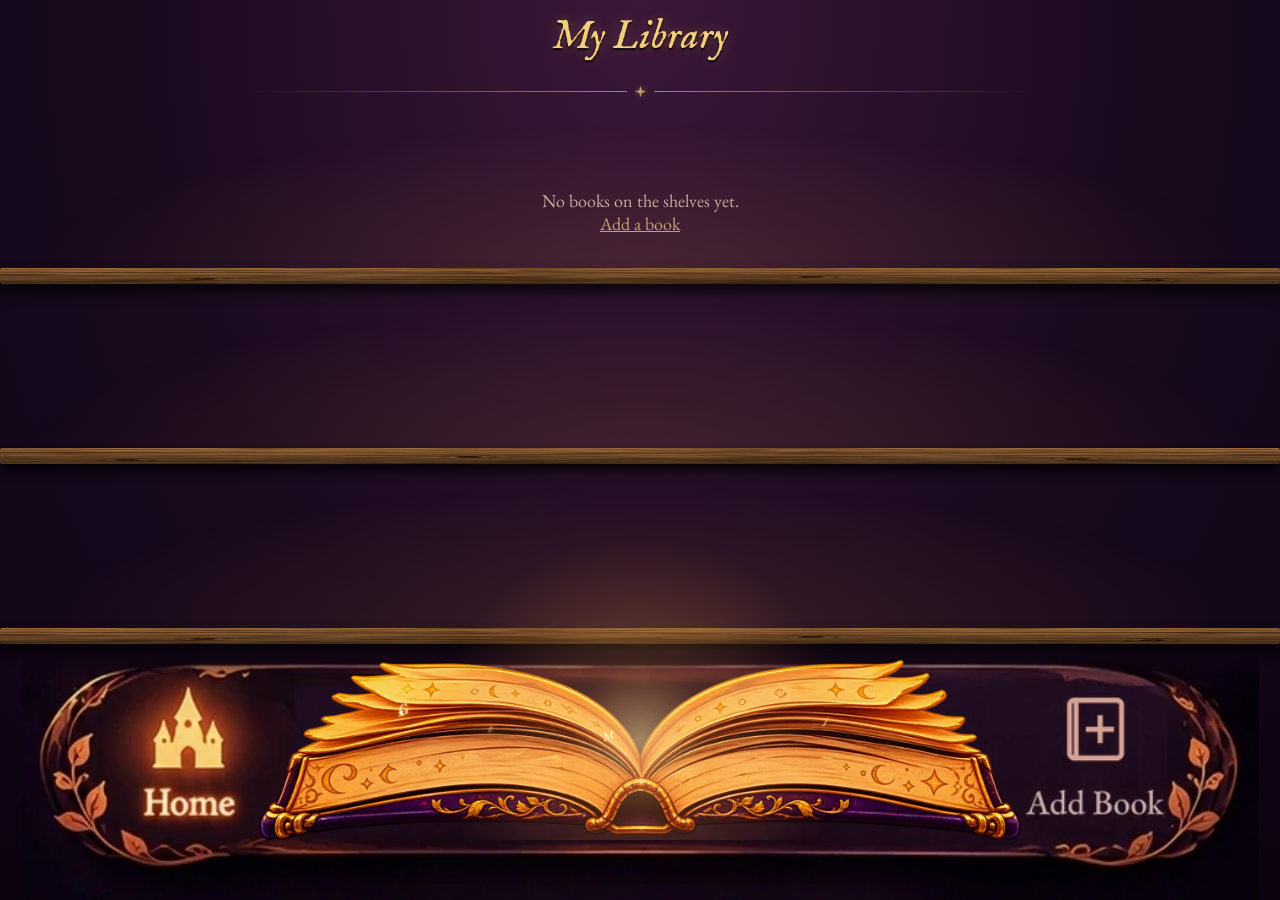
<file: library.html>
<!DOCTYPE html>
<html lang="en">
<head>
<meta charset="utf-8">
<style>html{background:#0e0416;color-scheme:dark;scrollbar-width:none}::-webkit-scrollbar{display:none}</style>
<meta name="color-scheme" content="dark">
<meta name="app-version" content="library-21">
<meta name="viewport" content="width=device-width, initial-scale=1, viewport-fit=cover">
<meta name="apple-mobile-web-app-capable" content="yes">
<meta name="apple-mobile-web-app-status-bar-style" content="black-translucent">
<meta name="theme-color" content="#0e0416">
<title>My Library</title>
<link rel="stylesheet" href="book-frame.css">
<style>
html,body{margin:0;min-height:100%;background:#0e0416;color:#f1dcc0;font-family:"EB Garamond",Georgia,serif}
body{min-height:100vh;box-sizing:border-box;background:radial-gradient(ellipse at 50% 0%,#3a1838 0%,#1a0a1e 55%,#0e0416 100%) fixed;
 padding:calc(env(safe-area-inset-top,0px) + 14px) 0 0;height:100vh;overflow:hidden}
h1{font:italic 40px/1.1 "IM Fell English",Georgia,serif;color:#f1cf7c;text-shadow:0 0 14px rgba(255,180,80,.3),0 2px 2px #000;margin:2px 0 0;text-align:center}
.sub{text-align:center;opacity:.75;font-size:17px;margin:0 0 4px}
/* the bookcase */
/* iPhone: when the shelves were too few to scroll (a genre with 1–2 books), a swipe moved the whole page instead
   and taps on the bottom bar were swallowed while it bounced. Keep the page still and the shelves always scrollable. */
html{height:100%;overflow:hidden;overscroll-behavior:none}
body{overscroll-behavior:none}
.case::before{content:"";float:left;width:1px;margin-right:-1px;height:calc(100% + 1px)}
.case{position:fixed;left:0;right:0;top:var(--top,180px);bottom:0;overflow-y:auto;-webkit-overflow-scrolling:touch;overscroll-behavior:contain;scrollbar-width:none;
 box-sizing:border-box;padding:24px 8px calc(171px / 851 * 824 * var(--S,.4577) + env(safe-area-inset-bottom,0px) + 12px);
 -webkit-mask-image:linear-gradient(transparent 0,rgba(0,0,0,.35) 14px,#000 38px);mask-image:linear-gradient(transparent 0,rgba(0,0,0,.35) 14px,#000 38px)}
.shelf{position:relative;box-sizing:border-box;min-height:calc(var(--bw,110px) * 179 / 151 + 26px);display:grid;grid-template-columns:repeat(var(--per,3),1fr);gap:0 2px;align-items:end;padding:6px 2px 0;margin-bottom:26px;
 background:radial-gradient(ellipse at 50% 100%,rgba(255,170,80,.12),transparent 70%)}
.shelf::after{content:"";position:absolute;left:-8px;right:-8px;bottom:-9px;height:16px;border-radius:2px;
 background:url(img/shelf_plank.webp) center/100% 100%;box-shadow:0 8px 12px rgba(0,0,0,.75)}
.shelf:nth-child(even)::after{transform:scaleX(-1)}   /* so neighbouring shelves don't look identical */
.slot{display:flex;overflow:visible;flex-direction:column;align-items:center;min-width:0;cursor:pointer;-webkit-tap-highlight-color:transparent}
.slot .bk{width:var(--bw,110px);filter:drop-shadow(0 4px 3px rgba(0,0,0,.6))}
.slot:active .bk{transform:translateY(-4px) scale(1.03)}
.slot .bk{transition:transform .15s}
.slot .bk-ph span{font-size:11px}
.ttl{width:100%;margin:0 0 3px;font:600 15px/1.1 "EB Garamond",Georgia,serif;text-align:center;color:#f6dcb4;
 text-shadow:0 1px 2px #000,0 0 6px rgba(0,0,0,.9);white-space:nowrap;overflow:hidden;text-overflow:ellipsis}
/* thin gold rule with a small star, under the book count */
.rule{display:flex;align-items:center;justify-content:center;gap:8px;width:62%;margin:2px auto 0;opacity:.75}
.rule::before,.rule::after{content:"";flex:1;height:1px}
.rule::before{background:linear-gradient(90deg,transparent,#d9a95c)}
.rule::after{background:linear-gradient(90deg,#d9a95c,transparent)}
.rule svg{width:11px;height:11px;filter:drop-shadow(0 0 3px rgba(255,190,90,.6))}
.empty{text-align:center;padding:30px 10px 40px;font-size:18px;opacity:.75}
.empty a{color:#f1cf7c}
#tabbar{position:fixed;left:0;right:0;bottom:0;z-index:5;padding-bottom:env(safe-area-inset-bottom,0px);
 background:linear-gradient(transparent,#0d0310 calc(100% - env(safe-area-inset-bottom,0px)))}
#tabbar .in{position:relative;width:calc(824px * var(--S,.4577));margin:0 auto}
#tabbar img{display:block;width:100%;height:auto;pointer-events:none}
#tabbar .tb{position:absolute;top:8%;width:22%;height:calc(92% + env(safe-area-inset-bottom,0px));-webkit-tap-highlight-color:transparent;-webkit-touch-callout:none;-webkit-user-select:none;user-select:none;cursor:pointer}
#tabbar .barbook{position:absolute;left:19.21%;width:61.57%;height:auto;bottom:23.98%;pointer-events:none}
#tabbar .bookmagic{position:absolute;left:-1.6%;width:103.2%;bottom:23.98%;pointer-events:none}
#tabbar .bookhit{position:absolute;left:34.6%;width:30.8%;bottom:calc(0px - env(safe-area-inset-bottom,0px));height:calc(98% + env(safe-area-inset-bottom,0px));-webkit-tap-highlight-color:transparent;cursor:pointer}
#tabbar .tb:active{background:radial-gradient(closest-side,rgba(255,170,90,.38),transparent)}
</style>
<script>(function(){
  const p=document.createElement('div');p.style.cssText='position:fixed;top:0;left:0;width:0;height:env(safe-area-inset-top,0px);visibility:hidden;pointer-events:none';
  document.documentElement.appendChild(p);
  const fit=()=>document.documentElement.style.setProperty('--S',Math.max(innerWidth/852,(innerHeight-(p.offsetHeight||0))/1810));
  fit();addEventListener('resize',fit);
  // tapping Home when we came from Home: go back, so the phone shows the Home it kept in memory (no rebuild)
  // bar buttons have no web link (a long press would open the iPhone link menu); go there on tap
  addEventListener('click',e=>{const a=e.target.closest&&e.target.closest('#tabbar [data-go]');if(a&&!e.defaultPrevented){e.preventDefault();location.href=a.dataset.go}});
  // iPhone only shows the pressed glow when the page listens for touches
  document.addEventListener('touchstart',()=>{},{passive:true});
  // the bar keeps its own touches: it never scrolls what is under it (the shelves on Library/Wishlist could take the
  // touch, so taps were lost), and lifting the finger on the same button counts as a tap
  document.addEventListener('DOMContentLoaded',()=>{const t=document.getElementById('tabbar');if(!t)return;
    t.addEventListener('touchmove',e=>{if(e.cancelable)e.preventDefault()},{passive:false});
    t.addEventListener('touchend',e=>{const a=e.target.closest&&e.target.closest('.tb'),p=e.changedTouches[0];if(!a||!p)return;
      const h=document.elementFromPoint(p.clientX,p.clientY);if(h&&h.closest&&h.closest('.tb')===a&&e.cancelable){e.preventDefault();a.click()}});});
  document.addEventListener('click',e=>{const a=e.target.closest&&e.target.closest('#tabbar a[aria-label="Home"]');if(!a)return;
    let r=null;try{r=new URL(document.referrer)}catch(err){}
    if(r&&r.origin===location.origin&&/\/(index\.html)?$/.test(r.pathname)&&history.length>1){e.preventDefault();
      // if the phone ignores going back (it can, e.g. after the app was in the background), open Home directly
      const t=setTimeout(()=>{location.href=a.dataset.go||'index.html'},600);addEventListener('pagehide',()=>clearTimeout(t),{once:true});history.back()}});
  // Back button: go back in the app; if there is nothing to go back to (or the phone ignores it), open Home
  document.addEventListener('click',e=>{const a=e.target.closest&&e.target.closest('#tabbar [data-back]');if(!a)return;e.preventDefault();
    let r=null;try{r=new URL(document.referrer)}catch(err){}
    if(!(r&&r.origin===location.origin&&history.length>1)){location.href='index.html';return}
    const t=setTimeout(()=>{location.href='index.html'},600);addEventListener('pagehide',()=>clearTimeout(t),{once:true});history.back()});
})();</script>
<style>/* All app lettering, kept in the app (no Google Fonts) so text never swaps fonts when a page opens. OFL. */
@font-face{font-family:"EB Garamond";font-weight:400;src:url(fonts/EBGaramond-400.woff2) format("woff2");font-display:block}
@font-face{font-family:"EB Garamond";font-weight:500;src:url(fonts/EBGaramond-500.woff2) format("woff2");font-display:block}
@font-face{font-family:"EB Garamond";font-weight:600;src:url(fonts/EBGaramond-600.woff2) format("woff2");font-display:block}
@font-face{font-family:"EB Garamond";font-weight:700;src:url(fonts/EBGaramond-700.woff2) format("woff2");font-display:block}
@font-face{font-family:"EB Garamond";font-weight:400;font-style:italic;src:url(fonts/EBGaramond-400i.woff2) format("woff2");font-display:block}
@font-face{font-family:"IM Fell English";src:url(fonts/IMFellEnglish.woff2) format("woff2");font-display:block}
@font-face{font-family:"IM Fell English";font-style:italic;src:url(fonts/IMFellEnglishItalic.woff2) format("woff2");font-display:block}
@font-face{font-family:"IM Fell English SC";src:url(fonts/IMFellEnglishSC.woff2) format("woff2");font-display:block}
</style>
</head>
<body>
<header id="hdr">
<h1 id="title">My Library</h1>
<p class="sub" id="count">&nbsp;</p>
<div class="rule" aria-hidden="true"><svg viewBox="0 0 10 10"><path d="M5 0L6.2 3.8 10 5 6.2 6.2 5 10 3.8 6.2 0 5 3.8 3.8z" fill="#f1cf7c"/></svg></div>
</header>
<div class="case" id="case"></div>
<nav id="tabbar" aria-label="Sections">
  <div class="in">
    <img src="img/tabbar_add.webp" width="851" height="171" alt="">
    <img class="barbook" src="img/bar_book.webp" alt="">
    <a class="tb" style="left:0" data-go="./" role="link" aria-label="Home"></a>
    <a class="tb" style="left:78%" data-go="add.html" role="link" aria-label="Add Book"></a>
  </div>
</nav>
<script src="bookmagic.js"></script>
<script src="store.js"></script>
<script src="book-frame.js"></script>
<script src="undo.js"></script>
<script>
{
const $ = id => document.getElementById(id);
const PER = innerWidth >= 700 ? 4 : 3;           // books per shelf
const qs = new URLSearchParams(location.search);
const list = qs.get('list') === 'wishlist' ? 'wishlist' : 'owned';
// ?genre=… (Home's genre tiles): owned books of that genre only
const genre = list === 'owned' && GENRES.includes(qs.get('genre')) ? qs.get('genre') : null;
let books = [];
const esc = s => String(s || '').replace(/[&<>"]/g, c => ({ '&': '&amp;', '<': '&lt;', '>': '&gt;', '"': '&quot;' }[c]));
function render() {
  const name = list === 'wishlist' ? 'My Wishlist' : 'My Library';
  $('title').textContent = name; document.title = name;
  const a = books.filter(b => (b.status === 'wishlist') === (list === 'wishlist') && (!genre || (GENRES.includes(b.genre) ? b.genre : 'Other') === genre))
    .sort((x, y) => String(y.added || '').localeCompare(String(x.added || '')));
  // a genre from Home shows under the title: "Fantasy · 2 books"
  const n = a.length ? `${a.length} book${a.length > 1 ? 's' : ''}` : '';
  $('count').textContent = genre ? (n ? `${genre} · ${n}` : genre) : (n || '\u00a0');
  const c = $('case'); c.style.setProperty('--per', PER); c.innerHTML = '';
  const rows = Math.max(3, Math.ceil(a.length / PER));       // three shelves to start, a new one for each new row
  for (let r = 0; r < rows; r++) {
    const sh = document.createElement('div'); sh.className = 'shelf';
    for (const b of a.slice(r * PER, r * PER + PER)) {
      const s = document.createElement('div'); s.className = 'slot';
      s.innerHTML = '<div class="ttl">' + esc(b.title) + '</div><div class="bk">' + bookFrameHTML() + '</div>';
      setBook(s.querySelector('.bk'), b);
      s.onclick = () => location.href = 'book.html?id=' + encodeURIComponent(b.id);
      sh.appendChild(s);
    }
    if (!a.length && r === 0) sh.innerHTML = '<div class="empty" style="grid-column:1/-1">' +
      (list === 'wishlist' ? 'Your wishlist is empty.' : genre ? `No ${esc(genre)} books on the shelves yet.` : 'No books on the shelves yet.') + '<br><a href="add.html">Add a book</a></div>';
    c.appendChild(sh);
  }
}
// book size: as big as fits the width, but small enough that 3 shelves fit above the bottom bar
function sizeBooks() {
  const c = $('case'), bar = document.querySelector('#tabbar .in').getBoundingClientRect();
  c.style.setProperty('--top', Math.round($('hdr').getBoundingClientRect().bottom) + 'px');
  const byW = Math.min(151, (c.clientWidth - 16 - 4 - (PER - 1) * 2) / PER * 1.06);   // the book picture has ~5% clear edge each side
  const byH = ((bar.top - c.getBoundingClientRect().top - 24 - 9 - 6 - 2 * 26) / 3 - 26) * 151 / 179;
  c.style.setProperty('--bw', Math.floor(Math.max(70, Math.min(byW, byH))) + 'px');
}
sizeBooks(); addEventListener('resize', sizeBooks);
// size again once the header lettering and the bottom bar picture have their real size (else the first list opened got bigger books)
// (the iPhone also adds the notch / home-bar margins a moment after the page starts, without telling the page)
if (window.ResizeObserver) { const ro = new ResizeObserver(() => sizeBooks()); ro.observe($('hdr')); ro.observe(document.body, { box: 'border-box' }); ro.observe(document.getElementById('tabbar'), { box: 'border-box' }); }
if (document.fonts) document.fonts.ready.then(sizeBooks);
[150, 500, 1200].forEach(ms => setTimeout(sizeBooks, ms)); addEventListener('pageshow', sizeBooks);
const load = () => Store.all().then(a => { books = a; render(); });
load(); Store.onChange(load);
// back from a Book page (kept in memory): it may have been changed or removed; Undo puts a book back
addEventListener('pageshow', e => { if (e.persisted) load(); }); addEventListener('shelf-undo', load);
if ('serviceWorker' in navigator) navigator.serviceWorker.register('./sw.js').catch(() => {});
}
</script>
</body>
</html>
</file>
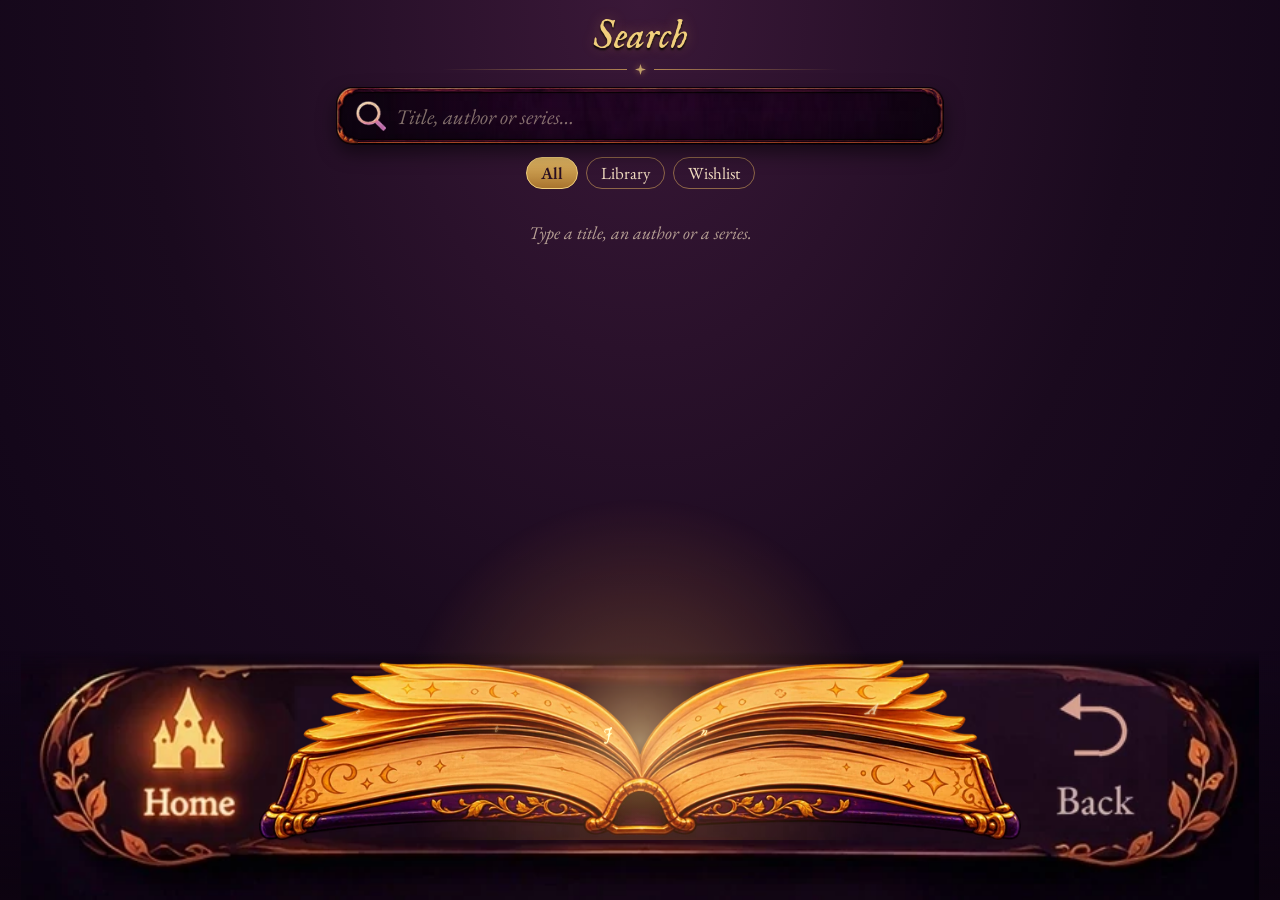
<file: search.html>
<!DOCTYPE html>
<html lang="en">
<head>
<meta charset="utf-8">
<style>html{background:#0e0416;color-scheme:dark;scrollbar-width:none}::-webkit-scrollbar{display:none}</style>
<meta name="color-scheme" content="dark">
<meta name="app-version" content="search-6">
<meta name="viewport" content="width=device-width, initial-scale=1, viewport-fit=cover">
<meta name="apple-mobile-web-app-capable" content="yes">
<meta name="apple-mobile-web-app-status-bar-style" content="black-translucent">
<meta name="theme-color" content="#0e0416">
<title>Search</title>
<link rel="stylesheet" href="book-frame.css">
<style>
html,body{margin:0;background:#0e0416;color:#f1dcc0;font-family:"EB Garamond",Georgia,serif}
/* like the Library: the page stays still, only the results scroll */
html{height:100%;overflow:hidden;overscroll-behavior:none}
body{height:100vh;overflow:hidden;overscroll-behavior:none;box-sizing:border-box;
 background:radial-gradient(ellipse at 50% 0%,#3a1838 0%,#1a0a1e 55%,#0e0416 100%) fixed;padding:calc(env(safe-area-inset-top,0px) + 14px) 0 0}
h1{font:italic 40px/1.1 "IM Fell English",Georgia,serif;color:#f1cf7c;text-shadow:0 0 14px rgba(255,180,80,.3),0 2px 2px #000;margin:2px 0 0;text-align:center}
.rule{display:flex;align-items:center;justify-content:center;gap:8px;width:62%;margin:4px auto 12px;opacity:.75}
.rule::before,.rule::after{content:"";flex:1;height:1px}
.rule::before{background:linear-gradient(90deg,transparent,#d9a95c)}
.rule::after{background:linear-gradient(90deg,#d9a95c,transparent)}
.rule svg{width:11px;height:11px;filter:drop-shadow(0 0 3px rgba(255,190,90,.6))}
#hdr{max-width:640px;margin:0 auto}
/* the search field: purple panel in the gold frame */
.box{position:relative;margin:0 16px;height:58px;border-radius:18px;display:flex;align-items:center;padding:0 16px 0 20px;gap:10px;
 background:linear-gradient(rgba(40,8,46,.25),rgba(20,4,26,.45)),url(img/panel.jpg) center/cover;box-shadow:0 8px 18px rgba(0,0,0,.5),inset 0 0 20px rgba(0,0,0,.5)}
.box::before{content:"";position:absolute;inset:0;border-style:solid;border-color:transparent;border-width:22px;border-image:url(img/card_frame.webp) 190 stretch;pointer-events:none}
.box img{width:30px;height:30px;object-fit:contain;flex:none;position:relative}
#q{position:relative;flex:1;min-width:0;height:100%;border:0;background:none;outline:none;padding:0;margin:0;color:#f6e6c8;font:21px "EB Garamond",Georgia,serif;caret-color:#f1cf7c;-webkit-appearance:none;appearance:none}
#q::placeholder{color:rgba(241,220,192,.5);font-style:italic}
#q::-webkit-search-cancel-button{display:none}
#clr{position:relative;flex:none;width:34px;height:34px;margin-right:-4px;border:0;padding:0;border-radius:50%;background:none;display:grid;place-items:center;cursor:pointer;-webkit-tap-highlight-color:transparent}
#clr span{width:24px;height:24px;border-radius:50%;background:rgba(241,207,124,.25);color:#f1cf7c;font:16px/24px Georgia,serif;text-align:center}
#clr[hidden]{display:none}
.chips{display:flex;gap:8px;justify-content:center;flex-wrap:wrap;margin:12px 16px 2px}
.chip{font:17px "EB Garamond",Georgia,serif;padding:4px 14px;min-height:32px;border-radius:16px;border:1px solid rgba(217,169,92,.55);background:none;color:#f1dcc0;cursor:pointer;-webkit-tap-highlight-color:transparent}
.chip[aria-pressed=true]{background:linear-gradient(#e2b865,#a8742e);color:#2a0f22;font-weight:600;border-color:#f1cf7c}
.chip:active{filter:brightness(1.15)}
#res{position:fixed;left:0;right:0;top:var(--top,220px);bottom:0;overflow-y:auto;-webkit-overflow-scrolling:touch;overscroll-behavior:contain;scrollbar-width:none;
 box-sizing:border-box;padding:6px 0 calc(171px / 851 * 824 * var(--S,.4577) + env(safe-area-inset-bottom,0px) + 16px);
 -webkit-mask-image:linear-gradient(transparent 0,#000 14px);mask-image:linear-gradient(transparent 0,#000 14px)}
#res::before{content:"";float:left;width:1px;margin-right:-1px;height:calc(100% + 1px)}
.in-res{max-width:640px;margin:0 auto}
h2{font:400 19px "IM Fell English SC",Georgia,serif;color:#f1cf7c;margin:12px 22px 6px;display:flex;justify-content:space-between;align-items:baseline}
h2 small{font:15px "EB Garamond",Georgia,serif;opacity:.7}
.row{display:flex;gap:12px;align-items:center;margin:0 16px 8px;padding:6px 12px 6px 6px;border-radius:14px;background:rgba(60,20,62,.55);border:1px solid rgba(217,169,92,.25);cursor:pointer;-webkit-tap-highlight-color:transparent}
.row:active{background:rgba(90,34,88,.7)}
.row .bk{width:60px;flex:none;filter:drop-shadow(0 3px 3px rgba(0,0,0,.6));pointer-events:none}
.row .bk-ph span{font-size:7px}
.row .tx{min-width:0}
.t{font:600 18px/1.15 "EB Garamond",Georgia,serif;color:#f6dcb4}
.a{font-size:15px;opacity:.8;line-height:1.25}
.s{font-size:14px;color:#d9a95c;font-style:italic;line-height:1.25}
mark{background:none;color:#ffd77a;text-shadow:0 0 8px rgba(255,190,90,.7);box-shadow:inset 0 -1px 0 #d9a95c}
.rec{margin:0 22px}
.rec button{display:flex;gap:10px;align-items:center;width:100%;padding:9px 0;border:0;border-bottom:1px solid rgba(217,169,92,.18);background:none;color:#f1dcc0;font:18px "EB Garamond",Georgia,serif;text-align:left;cursor:pointer;-webkit-tap-highlight-color:transparent}
.rec button::before{content:"\21BA";color:#d9a95c}
.rec button:active{color:#ffd77a}
.ser{display:flex;flex-wrap:wrap;gap:8px;margin:0 20px}
.hint{text-align:center;margin:26px 30px 0;font-size:18px;opacity:.7;font-style:italic}
.none{text-align:center;margin:30px 26px 0;font-size:19px;line-height:1.4}
.none .big{font:italic 26px "IM Fell English",Georgia,serif;color:#f1cf7c;margin-bottom:6px}
.none .btn{display:flex;align-items:center;justify-content:center;margin:14px auto 0;width:240px;min-height:46px;border-radius:23px;font:600 18px "EB Garamond",Georgia,serif;background:linear-gradient(#f3d29a,#d9a066);color:#2a1410;border:0;box-shadow:0 3px 8px rgba(0,0,0,.5);cursor:pointer;-webkit-tap-highlight-color:transparent}
.none .btn.o{background:none;border:1.5px solid rgba(232,190,140,.55);color:#f1cf7c;box-shadow:none}
.none .btn:active{filter:brightness(1.1);transform:scale(.98)}
#tabbar{position:fixed;left:0;right:0;bottom:0;z-index:5;padding-bottom:env(safe-area-inset-bottom,0px);
 background:linear-gradient(transparent,#0d0310 calc(100% - env(safe-area-inset-bottom,0px)))}
#tabbar .in{position:relative;width:calc(824px * var(--S,.4577));margin:0 auto}
#tabbar img{display:block;width:100%;height:auto;pointer-events:none}
#tabbar .tb{position:absolute;top:8%;width:22%;height:calc(92% + env(safe-area-inset-bottom,0px));-webkit-tap-highlight-color:transparent;-webkit-touch-callout:none;-webkit-user-select:none;user-select:none;cursor:pointer}
#tabbar .barbook{position:absolute;left:19.21%;width:61.57%;height:auto;bottom:23.98%;pointer-events:none}
#tabbar .bookmagic{position:absolute;left:-1.6%;width:103.2%;bottom:23.98%;pointer-events:none}
#tabbar .bookhit{position:absolute;left:34.6%;width:30.8%;bottom:calc(0px - env(safe-area-inset-bottom,0px));height:calc(98% + env(safe-area-inset-bottom,0px));-webkit-tap-highlight-color:transparent;cursor:pointer}
#tabbar .tb:active{background:radial-gradient(closest-side,rgba(255,170,90,.38),transparent)}
</style>
<script>(function(){
  const p=document.createElement('div');p.style.cssText='position:fixed;top:0;left:0;width:0;height:env(safe-area-inset-top,0px);visibility:hidden;pointer-events:none';
  document.documentElement.appendChild(p);
  const fit=()=>document.documentElement.style.setProperty('--S',Math.max(innerWidth/852,(innerHeight-(p.offsetHeight||0))/1810));
  fit();addEventListener('resize',fit);
  // tapping Home when we came from Home: go back, so the phone shows the Home it kept in memory (no rebuild)
  // bar buttons have no web link (a long press would open the iPhone link menu); go there on tap
  addEventListener('click',e=>{const a=e.target.closest&&e.target.closest('#tabbar [data-go]');if(a&&!e.defaultPrevented){e.preventDefault();location.href=a.dataset.go}});
  // iPhone only shows the pressed glow when the page listens for touches
  document.addEventListener('touchstart',()=>{},{passive:true});
  // the bar keeps its own touches: it never scrolls what is under it (the shelves on Library/Wishlist could take the
  // touch, so taps were lost), and lifting the finger on the same button counts as a tap
  document.addEventListener('DOMContentLoaded',()=>{const t=document.getElementById('tabbar');if(!t)return;
    t.addEventListener('touchmove',e=>{if(e.cancelable)e.preventDefault()},{passive:false});
    t.addEventListener('touchend',e=>{const a=e.target.closest&&e.target.closest('.tb'),p=e.changedTouches[0];if(!a||!p)return;
      const h=document.elementFromPoint(p.clientX,p.clientY);if(h&&h.closest&&h.closest('.tb')===a&&e.cancelable){e.preventDefault();a.click()}});});
  document.addEventListener('click',e=>{const a=e.target.closest&&e.target.closest('#tabbar a[aria-label="Home"]');if(!a)return;
    let r=null;try{r=new URL(document.referrer)}catch(err){}
    if(r&&r.origin===location.origin&&/\/(index\.html)?$/.test(r.pathname)&&history.length>1){e.preventDefault();
      // if the phone ignores going back (it can, e.g. after the app was in the background), open Home directly
      const t=setTimeout(()=>{location.href=a.dataset.go||'index.html'},600);addEventListener('pagehide',()=>clearTimeout(t),{once:true});history.back()}});
  // Back button: go back in the app; if there is nothing to go back to (or the phone ignores it), open Home
  document.addEventListener('click',e=>{const a=e.target.closest&&e.target.closest('#tabbar [data-back]');if(!a)return;e.preventDefault();
    let r=null;try{r=new URL(document.referrer)}catch(err){}
    if(!(r&&r.origin===location.origin&&history.length>1)){location.href='index.html';return}
    const t=setTimeout(()=>{location.href='index.html'},600);addEventListener('pagehide',()=>clearTimeout(t),{once:true});history.back()});
})();</script>
<style>/* All app lettering, kept in the app (no Google Fonts) so text never swaps fonts when a page opens. OFL. */
@font-face{font-family:"EB Garamond";font-weight:400;src:url(fonts/EBGaramond-400.woff2) format("woff2");font-display:block}
@font-face{font-family:"EB Garamond";font-weight:500;src:url(fonts/EBGaramond-500.woff2) format("woff2");font-display:block}
@font-face{font-family:"EB Garamond";font-weight:600;src:url(fonts/EBGaramond-600.woff2) format("woff2");font-display:block}
@font-face{font-family:"EB Garamond";font-weight:700;src:url(fonts/EBGaramond-700.woff2) format("woff2");font-display:block}
@font-face{font-family:"EB Garamond";font-weight:400;font-style:italic;src:url(fonts/EBGaramond-400i.woff2) format("woff2");font-display:block}
@font-face{font-family:"IM Fell English";src:url(fonts/IMFellEnglish.woff2) format("woff2");font-display:block}
@font-face{font-family:"IM Fell English";font-style:italic;src:url(fonts/IMFellEnglishItalic.woff2) format("woff2");font-display:block}
@font-face{font-family:"IM Fell English SC";src:url(fonts/IMFellEnglishSC.woff2) format("woff2");font-display:block}
</style>
</head>
<body>
<header id="hdr">
<h1>Search</h1>
<div class="rule" aria-hidden="true"><svg viewBox="0 0 10 10"><path d="M5 0L6.2 3.8 10 5 6.2 6.2 5 10 3.8 6.2 0 5 3.8 3.8z" fill="#f1cf7c"/></svg></div>
<form class="box" id="form" role="search" action="javascript:void 0">
<img src="img/ic_search.webp" alt="">
<input id="q" type="search" enterkeyhint="search" placeholder="Title, author or series…" autocomplete="off" autocorrect="off" autocapitalize="off" spellcheck="false" aria-label="Search your books">
<button type="button" id="clr" aria-label="Clear" hidden><span>&#x2715;</span></button>
</form>
<div class="chips" id="lists">
<button class="chip" data-v="all" aria-pressed="true">All</button><button class="chip" data-v="owned" aria-pressed="false">Library</button><button class="chip" data-v="wishlist" aria-pressed="false">Wishlist</button>
</div>
</header>
<div id="res"><div class="in-res" id="out"></div></div>
<nav id="tabbar" aria-label="Sections">
  <div class="in">
    <img src="img/tabbar_back.webp" width="851" height="171" alt="">
    <img class="barbook" src="img/bar_book.webp" alt="">
    <a class="tb" style="left:0" data-go="./" role="link" aria-label="Home"></a>
    <a class="tb" style="left:78%" data-back role="link" aria-label="Back"></a>
  </div>
</nav>
<script src="bookmagic.js"></script>
<script src="store.js"></script>
<script src="book-frame.js"></script>
<script src="undo.js"></script>
<script>
{
const $ = id => document.getElementById(id);
const esc = s => String(s ?? '').replace(/[&<>"]/g, c => ({ '&': '&amp;', '<': '&lt;', '>': '&gt;', '"': '&quot;' }[c]));
const RECENT = 'search.recent', LAST = 'search.q';
let books = [], which = 'all';
try { which = sessionStorage.getItem('search.list') || 'all'; } catch (e) {}

/* matching ignores capitals and accents: each letter is folded, and we keep where it came from (for the gold glow) */
const fold1 = ch => ch.normalize('NFD').replace(/[\u0300-\u036f]/g, '').toLowerCase().replace(/[ßæœ]/, c => ({ 'ß': 's', 'æ': 'a', 'œ': 'o' }[c]));
function fold(s) { s = String(s || ''); let t = '', at = []; for (let i = 0; i < s.length; i++) { const f = fold1(s[i]); for (const c of f) { t += c; at.push(i); } } return { t, at }; }
const words = q => fold(q).t.replace(/[^\p{L}\p{N}]+/gu, ' ').trim().split(' ').filter(Boolean);
const isStart = (t, i) => i === 0 || /[^\p{L}\p{N}]/u.test(t[i - 1]);
// how well one word fits a text: 0 the text starts with it, 1 a word starts with it, 2 somewhere inside, -1 not at all
function fit(text, w) {
  const i = text.indexOf(w); if (i < 0) return -1; if (i === 0) return 0;
  for (let j = i; j >= 0; j = text.indexOf(w, j + 1)) if (isStart(text, j)) return 1;
  return 2;
}
function score(b, ws) {
  const f = [b.title, b.subtitle, (b.authors || []).join(', '), b.series].map(x => fold(x).t);
  let total = 0;
  for (const w of ws) {
    let best = 9;
    f.forEach((t, k) => { const r = fit(t, w); if (r >= 0) best = Math.min(best, r + (k ? 1 : 0)); });   // the title counts a little more
    if (best === 9) return null; total += best;
  }
  return total;
}
// the words she typed, glowing gold inside a line of text
function glow(s, ws) {
  s = String(s || ''); if (!s) return '';
  const { t, at } = fold(s), on = new Array(s.length).fill(false);
  for (const w of ws) for (let i = t.indexOf(w); i >= 0; i = t.indexOf(w, i + 1)) for (let k = i; k < i + w.length; k++) on[at[k]] = true;
  let h = '', open = false;
  for (let i = 0; i < s.length; i++) { if (on[i] !== open) { h += on[i] ? '<mark>' : '</mark>'; open = on[i]; } h += esc(s[i]); }
  return h + (open ? '</mark>' : '');
}

const recent = () => { try { const a = JSON.parse(localStorage.getItem(RECENT) || '[]'); return Array.isArray(a) ? a : []; } catch (e) { return []; } };
function remember(q) {
  q = q.trim(); if (q.length < 2) return;
  const a = [q, ...recent().filter(x => fold(x).t !== fold(q).t)].slice(0, 5);
  try { localStorage.setItem(RECENT, JSON.stringify(a)); } catch (e) {}
}

function setList(v) {
  which = v; try { sessionStorage.setItem('search.list', v); } catch (e) {}
  $('lists').querySelectorAll('.chip').forEach(c => c.setAttribute('aria-pressed', c.dataset.v === v));
}
function row(b, ws) {
  const r = document.createElement('div'); r.className = 'row'; r.setAttribute('role', 'link');
  const ser = b.series ? glow(b.series, ws) + (b.seriesNo ? ' · #' + esc(b.seriesNo) : '') : '';
  r.innerHTML = '<div class="bk">' + bookFrameHTML() + '</div><div class="tx"><div class="t">' + glow(b.title || 'Untitled', ws) + '</div>' +
    (b.subtitle && words(b.subtitle).some(x => ws.some(w => x.includes(w))) ? '<div class="a">' + glow(b.subtitle, ws) + '</div>' : '') +
    '<div class="a">' + (glow((b.authors || []).join(', '), ws) || 'Unknown author') + '</div>' + (ser ? '<div class="s">' + ser + '</div>' : '') + '</div>';
  setBook(r.querySelector('.bk'), b);
  r.onclick = () => { remember($('q').value); location.href = 'book.html?id=' + encodeURIComponent(b.id); };
  return r;
}
function render() {
  const q = $('q').value, ws = words(q), out = $('out');
  $('clr').hidden = !q;
  try { sessionStorage.setItem(LAST, q); } catch (e) {}
  out.innerHTML = '';
  const lists = $('lists').querySelectorAll('.chip');
  if (!ws.length) {
    lists[1].textContent = 'Library'; lists[2].textContent = 'Wishlist';
    const rc = recent(), ser = [...new Set(books.filter(b => which === 'all' || (b.status === 'wishlist') === (which === 'wishlist')).map(b => (b.series || '').trim()).filter(Boolean))].sort((a, b) => a.localeCompare(b));
    let h = '';
    if (rc.length) h += '<h2>Recent searches</h2><div class="rec">' + rc.map(x => '<button type="button" data-q="' + esc(x) + '">' + esc(x) + '</button>').join('') + '</div>';
    if (ser.length) h += '<h2>Your series</h2><div class="ser">' + ser.map(x => '<button type="button" class="chip" data-q="' + esc(x) + '">' + esc(x) + '</button>').join('') + '</div>';
    if (!h) h = '<p class="hint">Type a title, an author or a series.</p>';
    out.innerHTML = h;
    out.querySelectorAll('[data-q]').forEach(b => b.onclick = () => { $('q').value = b.dataset.q; remember(b.dataset.q); render(); });
    return;
  }
  const hits = books.map(b => ({ b, s: score(b, ws) })).filter(x => x.s !== null)
    .sort((x, y) => x.s - y.s || String(x.b.title || '').localeCompare(String(y.b.title || '')));
  const own = hits.filter(x => x.b.status !== 'wishlist'), wish = hits.filter(x => x.b.status === 'wishlist');
  lists[1].textContent = 'Library ' + own.length; lists[2].textContent = 'Wishlist ' + wish.length;
  const groups = [];
  if (which !== 'wishlist') groups.push(['In your Library', own]);
  if (which !== 'owned') groups.push(['On your Wishlist', wish]);
  let any = false;
  for (const [name, a] of groups) {
    if (!a.length) continue; any = true;
    const h = document.createElement('h2'); h.innerHTML = esc(name) + '<small>' + a.length + '</small>'; out.appendChild(h);
    a.forEach(x => out.appendChild(row(x.b, ws)));
  }
  if (!any) {
    const t = q.trim(), where = which === 'owned' ? ' in your Library' : which === 'wishlist' ? ' on your Wishlist' : '';
    const d = document.createElement('div'); d.className = 'none';
    d.innerHTML = '<div class="big">Not on your shelves… yet</div>No book' + where + ' matches “' + esc(t) + '”.' +
      '<button type="button" class="btn" data-l="owned">Add it to the Library</button><button type="button" class="btn o" data-l="wishlist">Add it to the Wishlist</button>';
    d.querySelectorAll('.btn').forEach(b => b.onclick = () => { remember(t); location.href = 'add.html?title=' + encodeURIComponent(t) + '&list=' + b.dataset.l; });
    out.appendChild(d);
  }
}

$('q').addEventListener('input', () => { $('res').scrollTop = 0; render(); });
$('form').addEventListener('submit', e => { e.preventDefault(); remember($('q').value); $('q').blur(); });
$('clr').onclick = () => { $('q').value = ''; render(); $('q').focus(); };
$('lists').onclick = e => { const c = e.target.closest('.chip'); if (!c) return; setList(c.dataset.v); $('res').scrollTop = 0; render(); };
// moving the results puts the keyboard away, so she can see them all
$('res').addEventListener('touchstart', () => { if (document.activeElement === $('q')) $('q').blur(); }, { passive: true });

function place() { $('res').style.setProperty('--top', Math.round($('hdr').getBoundingClientRect().bottom) + 'px'); }
place(); addEventListener('resize', place);
if (window.ResizeObserver) new ResizeObserver(place).observe($('hdr'));
if (document.fonts) document.fonts.ready.then(place);

// coming back from a book: the same search again; from Home: a fresh one
try { if (/\/book\.html/.test(document.referrer)) $('q').value = sessionStorage.getItem(LAST) || ''; else which = 'all'; } catch (e) {}
setList(which);
const load = () => Store.all().then(a => { books = a; render(); });
load(); Store.onChange(load);
addEventListener('pageshow', e => { if (e.persisted) load(); }); addEventListener('shelf-undo', load);
// ready to type straight away (the iPhone may still want a tap on the field to show the keyboard)
if (!$('q').value) $('q').focus();
if ('serviceWorker' in navigator) navigator.serviceWorker.register('./sw.js').catch(() => {});
}
</script>
</body>
</html>
</file>
<file: book-frame.css>
/* framed book: reusable anywhere (home card now, library later); size it by width */
.bk{position:relative;width:151px;aspect-ratio:151/179;cursor:pointer;isolation:isolate;--tint:#24465a;--m1:#f6dc96;--m2:#c9a24e;--m3:#8a6420;--m4:#e9c873;--m5:#a07a2c}
.bk-shadow,.bk-tint,.bk-shade,.bk-gold{position:absolute;inset:0;width:100%;height:100%}
.bk-tint{background:var(--tint);-webkit-mask:url(img/book_shade.png) center/100% 100%;mask:url(img/book_shade.png) center/100% 100%;transition:background .5s}
.bk-shade{mix-blend-mode:multiply}
.bk-frame{position:absolute;left:15.9%;top:6.1%;width:76.8%;height:87.7%;box-sizing:border-box;padding:3px;border-radius:3px;
 background:linear-gradient(135deg,var(--m1),var(--m2) 30%,var(--m3) 55%,var(--m4) 75%,var(--m5));
 box-shadow:0 0 0 1px rgba(20,8,4,.9),0 2px 5px rgba(0,0,0,.5);transition:background .4s}
.bk-frame::before{content:"";position:absolute;inset:3px;box-shadow:inset 0 0 0 1px rgba(20,10,5,.75),inset 0 0 6px rgba(0,0,0,.45);z-index:2;pointer-events:none}
.bk-cover{position:absolute;inset:3px;width:calc(100% - 6px);height:calc(100% - 6px);object-fit:cover;display:block}
.bk-ph{position:absolute;inset:3px;display:flex;flex-direction:column;align-items:center;justify-content:center;gap:8px;padding:10px 8px;
 background:#0d0a18 url(img/cover_blank.webp) center/cover no-repeat;justify-content:flex-end;padding-bottom:13%}
.bk-ph[hidden]{display:none}
.bk-ph svg{display:none}
.bk-ph span{font-size:15px;line-height:1.1;color:#f3dc95;text-shadow:0 1px 2px #000,0 0 6px #000;max-width:82%;text-align:center;display:-webkit-box;-webkit-line-clamp:3;-webkit-box-orient:vertical;overflow:hidden}
</file>
<file: home.css>
/* Home page styles (index.html) */
/* VOICE: cosy, enchanted, storybook
   IDEA: a window in the painted frame onto a living castle landscape
   PICTURE: the user's frame over an animated sky, castle, flyers; candle that lights at dusk
   COLOUR and TYPE: the art's own purples, gold, pumpkin orange; IM Fell English SC
   LAYOUT: full-screen stage, scaled to cover, anchored to the top */
:root{color-scheme:dark}
*{box-sizing:border-box;min-width:0}
html,body{margin:0;height:100%;background:#0e0416;overflow:hidden;-webkit-user-select:none;user-select:none;-webkit-tap-highlight-color:transparent}
#stage{opacity:0;transition:opacity .45s ease}
.ready #stage{opacity:1}
html.ready,html.ready body{background:var(--skyTop,#0e0416)}   /* the sky colour only once Home is showing, never a bare sky-coloured screen while it loads */
html.back #stage{transition:none}   /* coming back to Home: appears whole the moment its pictures are ready, no fade */   /* the bottom bar never fades, so it stays put between pages */   /* Home fades in whole, once its pictures are ready */
#stage{position:absolute;left:50%;top:env(safe-area-inset-top,0px);width:852px;height:1810px;transform-origin:50% 0;overflow:visible}
#stage>*{position:absolute;left:0;top:0}
#sky{width:852px;height:400px}
#frame{width:852px;height:1810px;pointer-events:none}
#canopy{width:852px;pointer-events:none}
#bpC{left:90px!important;top:0!important;width:360px;height:260px;pointer-events:none}
#faceGlow{left:110px!important;top:70px!important;width:340px;height:250px;pointer-events:none;mix-blend-mode:screen;opacity:0;background:radial-gradient(closest-side at 42% 55%,rgba(255,170,80,.5),rgba(255,130,50,.16) 55%,rgba(255,120,40,0) 100%)}
#bookHit{left:205px;top:218px;width:205px;height:190px;cursor:pointer;z-index:2;transform:rotate(-6deg)}
#bigPkHit{left:150px;top:25px;width:270px;height:190px;cursor:pointer;z-index:2}
#catC{left:548px!important;top:176px!important;width:264px;height:108px;pointer-events:none;transform-origin:132px 104px}
#flame{width:150px;height:170px;left:-15px;top:80px}
#glow{top:-300px!important;width:852px;height:1200px;pointer-events:none;mix-blend-mode:screen;opacity:0;
 background:radial-gradient(circle at 60px 532px,rgba(255,200,120,.85) 0,rgba(255,155,60,.45) 70px,rgba(255,125,40,.2) 200px,rgba(255,100,30,.07) 360px,transparent 500px)}
#catHit{left:575px;top:192px;width:225px;height:88px;cursor:pointer;z-index:2}
#pumpkinHit{left:700px;top:305px;width:135px;height:135px;cursor:pointer;z-index:2}
#candleHit{left:0;top:150px;width:120px;height:200px;cursor:pointer;z-index:2}
#wand{pointer-events:none}
#tclock{left:320px!important;top:240px!important;width:220px;height:210px;pointer-events:none}
#fx{width:852px;height:620px;pointer-events:none}
#ghost{width:211px;height:203px;pointer-events:none;opacity:0;transform-origin:105px 203px}
#ghost img,#ghost canvas{position:absolute;inset:0;width:100%;height:100%}
#gHeart,#gHeartGlow{transform-origin:48% 57%}
#gHeartGlow{mix-blend-mode:screen;opacity:.7}
#wandHit{left:430px;top:405px;width:270px;height:70px;cursor:pointer;z-index:2}
#pkGlow,#pkLight{left:700px;top:340px;width:130px;height:110px;pointer-events:none;opacity:0}
#pkGlow{mix-blend-mode:screen}
#tabbar{position:fixed;left:0;right:0;bottom:0;z-index:5;padding-bottom:env(safe-area-inset-bottom,0px);
 background:linear-gradient(transparent,#0d0310 calc(100% - env(safe-area-inset-bottom,0px)))}
#tabbar .in{position:relative;width:calc(824px * var(--S,.4577));margin:0 auto}
#tabbar img{display:block;width:100%;height:auto;pointer-events:none}
#tabbar .tb{position:absolute;top:8%;width:22%;height:calc(92% + env(safe-area-inset-bottom,0px));-webkit-tap-highlight-color:transparent;-webkit-touch-callout:none;-webkit-user-select:none;user-select:none;cursor:pointer}
#tabbar .tb:active{background:radial-gradient(closest-side,rgba(255,170,90,.38),transparent)}
#bar{left:0!important;top:552px!important;width:852px;height:154px;background:url(img/bar_bg.webp) center/100% 100% no-repeat;z-index:3}
.tab{position:absolute;top:13px;width:114px;height:114px;padding:0;border:0;border-radius:50%;cursor:pointer;
 background:radial-gradient(circle at 50% 38%,#64305f 0%,#4a1c44 55%,#2f0f2c 100%);
 box-shadow:0 0 0 3px #22091f,inset 0 0 0 6px rgba(120,62,108,.45),inset 4px 5px 8px rgba(255,190,232,.18),inset -5px -7px 12px rgba(0,0,0,.45),0 7px 14px rgba(0,0,0,.65)}
.tab::after{content:"";position:absolute;inset:0;border-radius:50%;pointer-events:none;
 background:conic-gradient(from 210deg,#d79ac4,#8a4a7c 18%,#3a1236 45%,#2a0c26 55%,#6a3560 80%,#d79ac4);
 -webkit-mask:radial-gradient(farthest-side,transparent calc(100% - 4px),#000 calc(100% - 3px));mask:radial-gradient(farthest-side,transparent calc(100% - 4px),#000 calc(100% - 3px))}
.tab:nth-child(1) .ic{height:46%;margin-left:3px}.tab:nth-child(2) .ic{height:50%}
.tab .ic{position:absolute;left:50%;top:44%;height:46%;transform:translate(-50%,-50%);pointer-events:none;filter:drop-shadow(0 2px 2px rgba(0,0,0,.5))}
.tab:active{transform:scale(.95);filter:brightness(1.15)}
.tab:nth-child(1){left:107px}.tab:nth-child(2){left:283px}.tab:nth-child(3){left:459px}.tab:nth-child(4){left:635px}
.tab .lb{position:absolute;z-index:1;left:50%;bottom:-5px;transform:translateX(-50%);white-space:nowrap;pointer-events:none;font:600 30px/1 "EB Garamond",Georgia,serif;color:#f6dcb4;text-shadow:0 0 3px #1a0616,0 2px 3px rgba(0,0,0,.9),0 0 8px rgba(30,0,30,.6)}
#reading{left:0!important;top:706px;width:852px;height:246px;background:url(img/reading_bg.webp) center/100% 100% no-repeat;z-index:3;
 font-family:"EB Garamond",Georgia,serif;color:#2a1410}
#reading>*{position:absolute}
.cr-title{left:232px;top:35.8%;width:340px;font-size:35px;font-weight:700;line-height:1.1;white-space:nowrap;overflow:hidden;text-overflow:ellipsis}
.cr-author{left:233px;top:53.3%;width:340px;font-size:29px;line-height:1.1;white-space:nowrap;overflow:hidden;text-overflow:ellipsis}
/* card headers: same icon box + text spot on all three cards (icon centre x 90, text x 130, 34px below the card's top edge) */
.hd{position:absolute;display:flex;align-items:center;gap:10px;height:48px;font:600 33px/1 "EB Garamond",Georgia,serif;letter-spacing:.2px;white-space:nowrap;pointer-events:none}
.hd .hi{width:60px;height:40px;object-fit:contain}
#reading .hd{left:60px;top:13px;color:#2a1410}
#nook .hd{left:33px;top:10px}
#genres .hd{left:36.6px;top:-40.2px}
#nook .hd,#genres .hd{color:#f1cf7c;text-shadow:0 2px 3px rgba(0,0,0,.8)}
.la-when{left:233px;top:68.7%;width:340px;font-size:26px;font-style:italic;color:#6a3a2a}
#reading .bk{position:absolute;left:65px;top:25.2%;width:var(--bk,143px)}

#nook{left:27px!important;top:954.6px;width:796px;height:228px;border-radius:33px;overflow:hidden;z-index:3;touch-action:none;
 background:url(img/nook_fg.webp) right center/auto 100% no-repeat,url(img/nook_bg.webp) center/100% 100% no-repeat;
 filter:drop-shadow(0 4px 8px rgba(0,0,0,.55));font-family:"EB Garamond",Georgia,serif;color:#2a1410}
/* Next to Collect: a random wishlist book, laid out like Latest Addition (same spots on the card) */
#nook>*{position:absolute}
#nook .bk{left:38px;top:24.3%;width:var(--bk,143px)}
#nook .hi{filter:drop-shadow(0 0 1.5px rgba(241,207,124,.9)) drop-shadow(0 0 6px rgba(241,207,124,.35))}
#nook .cr-title,#nook .cr-author,#nook .la-when{width:245px;text-shadow:0 2px 3px rgba(0,0,0,.8)}
#nook .cr-title{left:205px;top:35.7%;color:#f6e2b0}#nook .cr-author{left:206px;top:54.6%;color:#e6cfa2}#nook .la-when{left:206px;top:71.2%;color:#c9a3c4}
#genres{left:23.4px!important;top:1192.6px;width:803.2px;height:238.8px;box-sizing:border-box;z-index:3;
 border-style:solid;border-width:50.2px 0 20.1px;border-image:url(img/genres_bg.webp) 77 0 31 0 fill stretch;
 font-family:"EB Garamond",Georgia,serif;color:#fbf1da}
#genres .gc{position:absolute;top:17.2px;width:120.4px;height:146.9px;padding:0;border:0;border-radius:10px;background:center/100% 100% no-repeat;color:inherit;font:inherit;cursor:pointer;
 box-shadow:0 5px 12px rgba(0,0,0,.65),0 0 3px rgba(0,0,0,.6)}
#genres .gc:active{filter:brightness(1.15)}
#genres .gl,#genres .gn{position:absolute;left:0;right:0;text-align:center;white-space:nowrap;
 text-shadow:0 2px 3px rgba(0,0,0,.85),0 0 8px rgba(30,0,30,.6),0 0 2px #000}
#genres .gl{transform:translateY(-50%);font-size:40px;font-weight:400;line-height:.95;letter-spacing:-.3px}
#genres .gn{top:114px;font-size:31px;font-weight:400;line-height:1}

#clock{top:452px;left:60px;width:732px;height:88px;display:flex;flex-direction:column;align-items:center;justify-content:center;
 font-family:"IM Fell English SC",Georgia,serif;color:#f1cf7c;text-shadow:0 0 14px rgba(255,180,80,.35),0 2px 2px #000;pointer-events:none}
#clock{z-index:1;pointer-events:auto;cursor:pointer}   /* under the wand's tap area */
#quote{font-family:"IM Fell English",Georgia,serif;max-width:600px;text-align:center;white-space:nowrap;font-size:30px;line-height:1.12;padding:0 8px;transition:opacity .35s}
/* ---------- launch intro: words pop in as glowing wisps and drift away like the ghost's "Boo!" ---------- */
@font-face{font-family:"IntroFell";font-style:italic;src:url(fonts/IMFellEnglishItalic.woff2) format("woff2");font-display:block}
#intro{position:fixed;left:0;right:0;top:calc(-1*env(safe-area-inset-top,0px));bottom:calc(-1*env(safe-area-inset-bottom,0px));z-index:100;background:#0e0416;transition:background-color 1.8s cubic-bezier(.45,0,.25,1)}
html.intro-on,html.intro-on body{background:#0e0416!important}   /* dark behind the status bar too while the intro plays */
#intro canvas{position:absolute;inset:0;width:100%;height:100%}
#intro.out{background-color:rgba(14,4,22,0);pointer-events:none}   /* only the dark fades; the last word finishes its puff over Home */


#tabbar .barbook{position:absolute;left:19.21%;width:61.57%;height:auto;bottom:23.98%;pointer-events:none}   /* 163..688 of 851: centred on the screen, clear of Home and Backup; bottom on 130 of 171, top above the bar */
#tabbar .bookmagic{position:absolute;left:-1.6%;width:103.2%;bottom:23.98%;pointer-events:none}
#tabbar .bookhit{position:absolute;left:34.6%;width:30.8%;bottom:calc(0px - env(safe-area-inset-bottom,0px));height:calc(98% + env(safe-area-inset-bottom,0px));-webkit-tap-highlight-color:transparent;cursor:pointer}   /* middle half of the book */

/* ---------- Latest Addition: the reading pumpkin is his own picture, so he can be tickled (homefx.js) ---------- */
#pkReader{left:67.606%;top:3.861%;width:27.7%;height:89.575%;cursor:pointer;-webkit-tap-highlight-color:transparent;-webkit-touch-callout:none;-webkit-user-select:none;user-select:none;transform-origin:50% 100%}
/* tickled: a happy startled hop — crouch, spring up, float, land with a squish and a little bounce */
#pkReader.tickle{animation:tickle .95s linear}
@keyframes tickle{
 0%{transform:none;animation-timing-function:ease-out}
 9%{transform:translateY(3px) scale(1.07,.9);animation-timing-function:cubic-bezier(.2,.8,.4,1)}
 26%{transform:translateY(-30px) scale(.94,1.08) rotate(-4deg);animation-timing-function:ease-in-out}
 38%{transform:translateY(-34px) scale(.98,1.02) rotate(3deg);animation-timing-function:cubic-bezier(.5,0,.9,.6)}
 52%{transform:translateY(2px) scale(1.09,.89);animation-timing-function:ease-out}
 63%{transform:translateY(-9px) scale(.97,1.04) rotate(-1deg);animation-timing-function:ease-in}
 74%{transform:translateY(1px) scale(1.03,.97);animation-timing-function:ease-out}
 86%{transform:translateY(-2px) scale(.995,1.01)}
 100%{transform:none}}
/* "he he he" left of him (clear of his hat brim): the "he"s pop in and fade one after another, zig-zagging up (right, left, right), each a little bigger */
#reading .giggle{left:57%;top:16%;width:10%;height:30%;z-index:4;pointer-events:none}
#reading .giggle span{position:absolute;font:italic 30px/1 "IM Fell English",Georgia,serif;color:#7a3410;opacity:0;animation:ha .62s ease-out forwards}
#reading .giggle span:nth-child(1){right:0;top:62%;font-size:27px;animation-delay:.1s}
#reading .giggle span:nth-child(2){right:48%;top:22%;font-size:31px;animation-delay:.34s}
#reading .giggle span:nth-child(3){right:4%;top:-12%;font-size:40px;animation-delay:.58s}
@keyframes ha{0%{opacity:0;transform:scale(.45)}30%{opacity:1;transform:scale(1.18)}50%{opacity:1;transform:scale(1)}100%{opacity:0;transform:scale(.96) translateY(-6px)}}
/* ---------- Next to Collect: living steam over the mug (homefx.js); the steam is no longer painted in nook_fg ---------- */
#nook #steam{left:0;top:0;width:100%;height:100%;pointer-events:none}   /* whole card; touches handled on #nook (homefx.js) */
</file>
